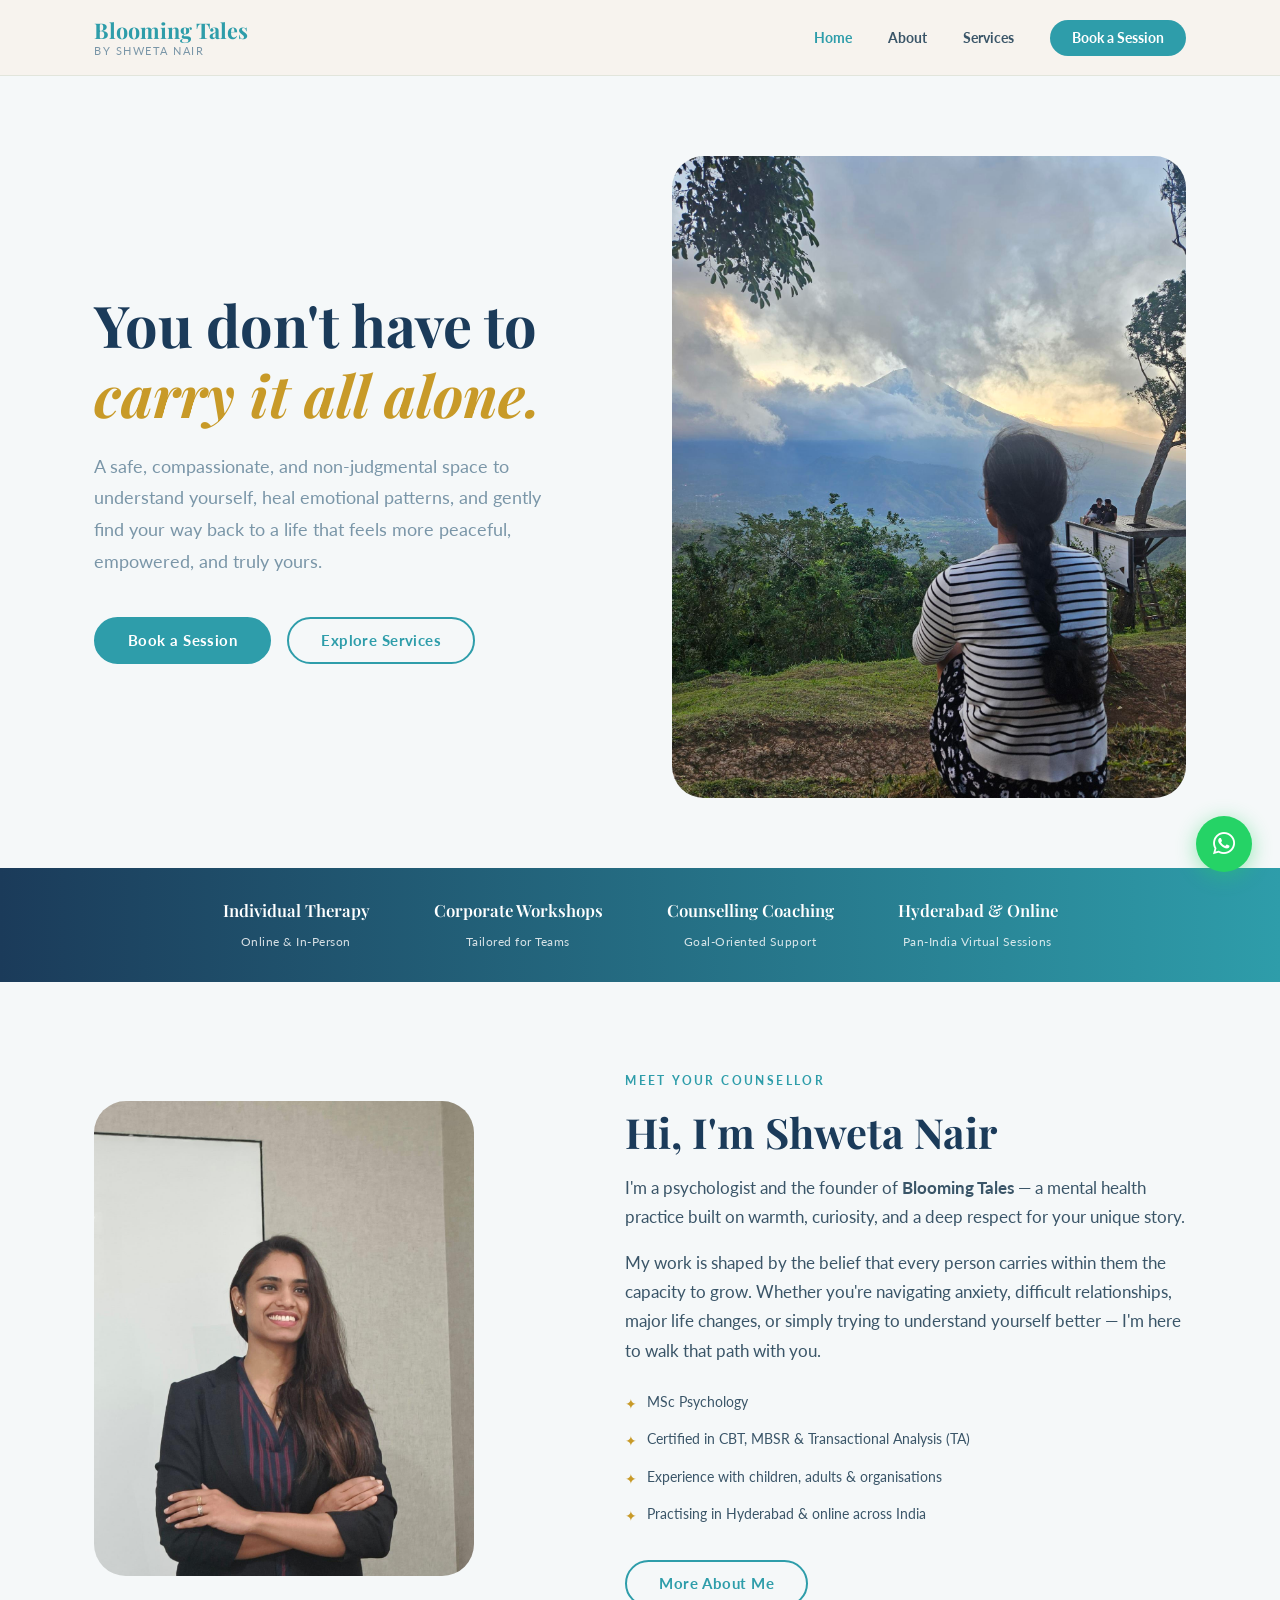
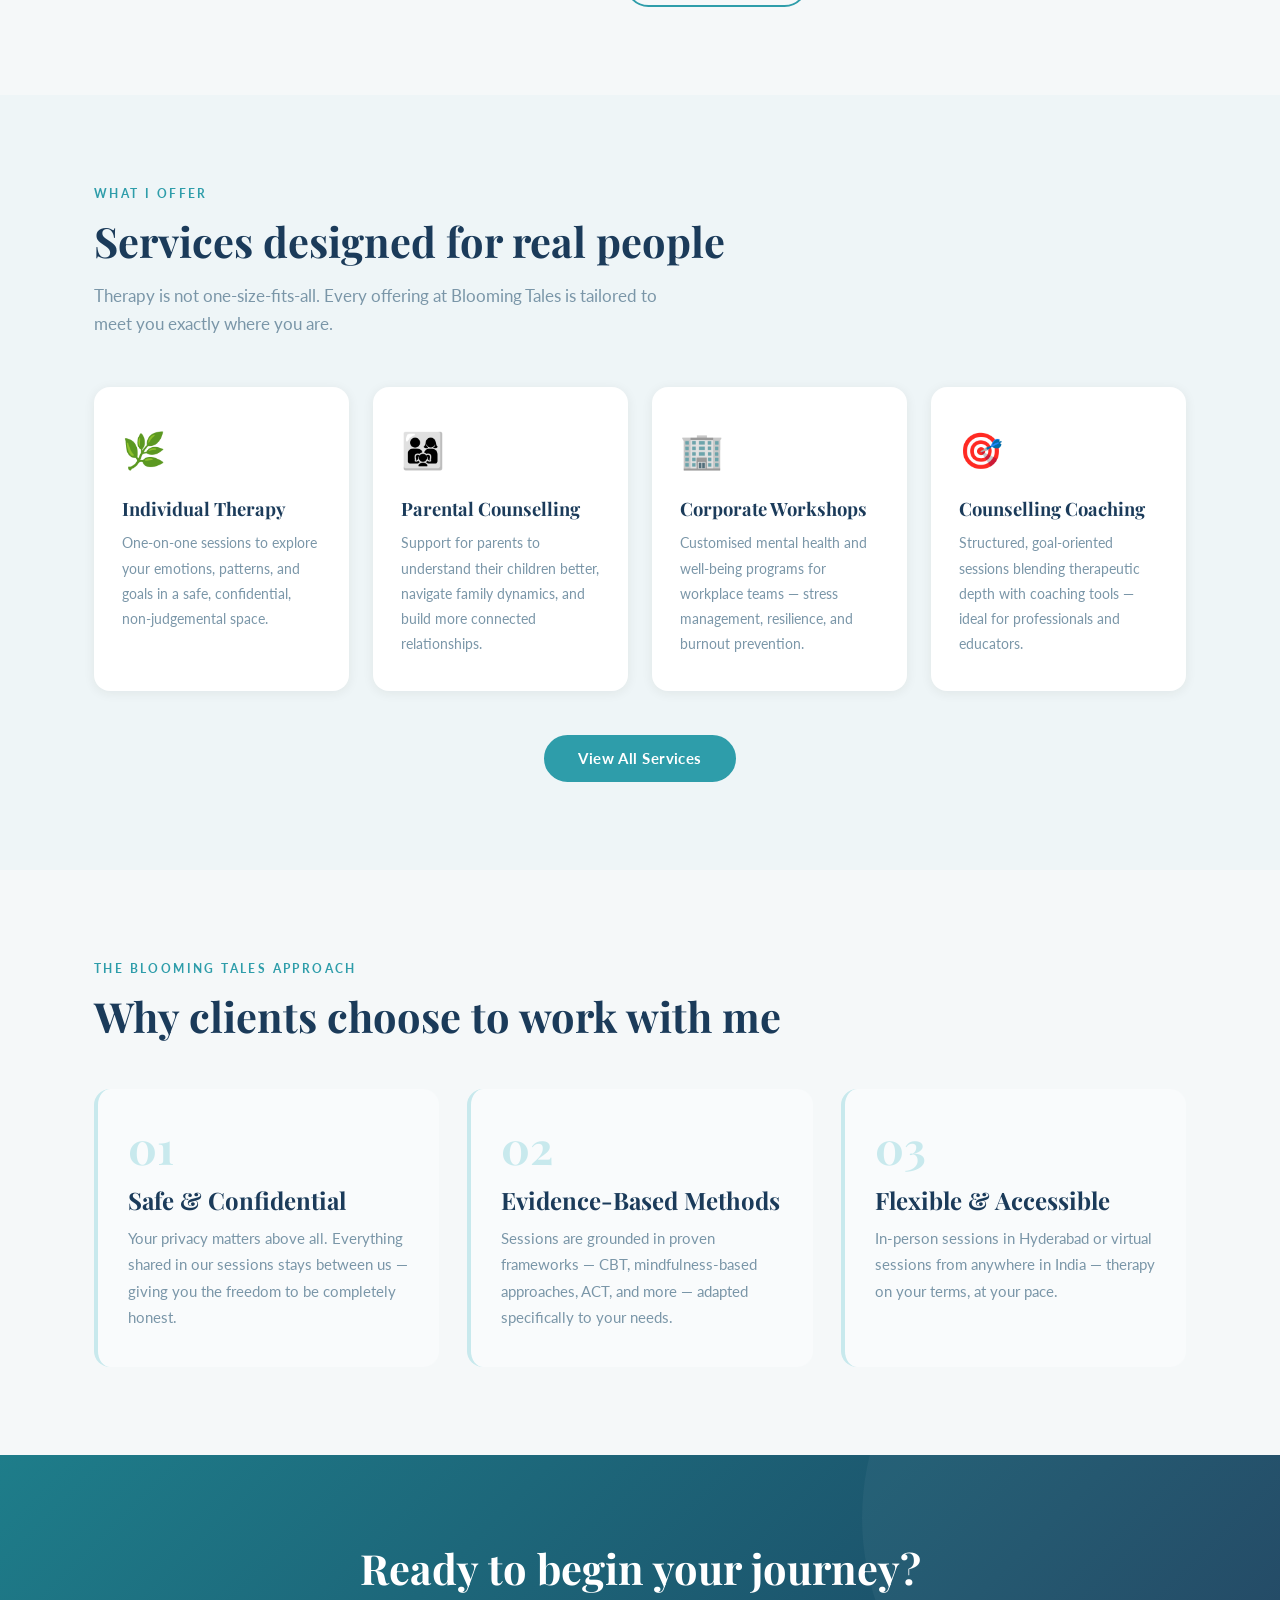
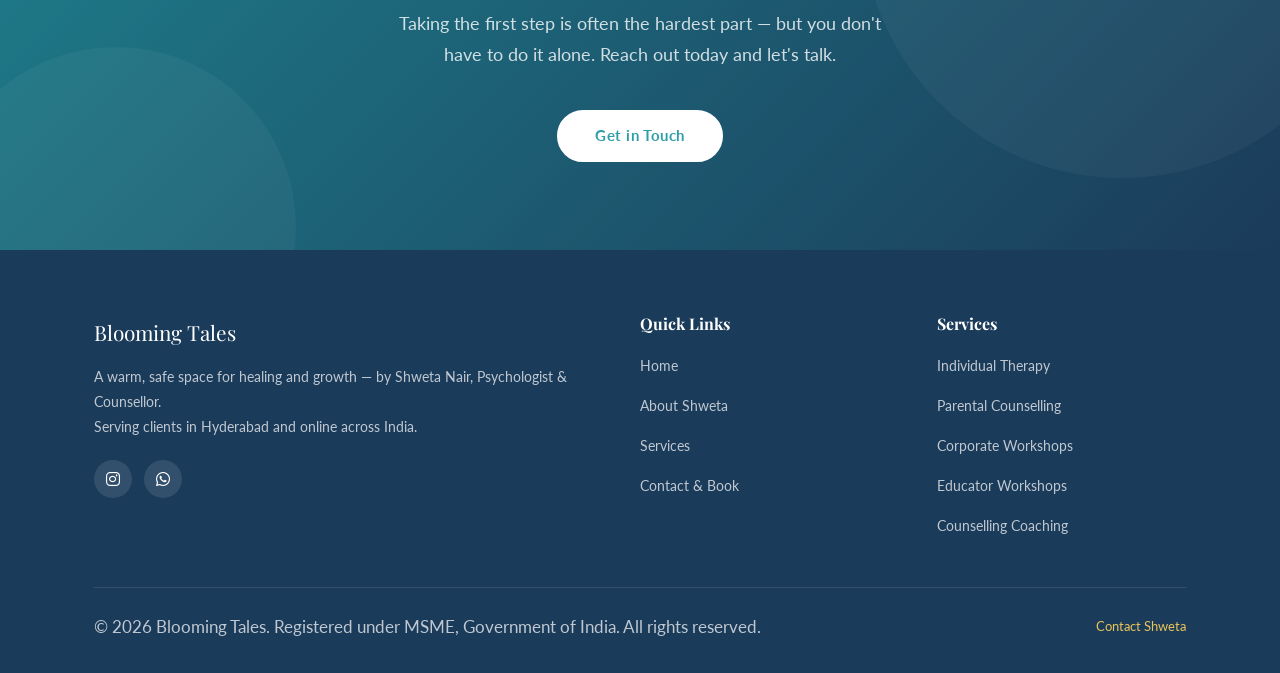
<file: index.html>
<!DOCTYPE html>
<html lang="en">
<head>
  <meta charset="UTF-8" />
  <meta name="viewport" content="width=device-width, initial-scale=1.0" />
  <meta name="description" content="Blooming Tales — Psychological counselling by Shweta Nair. Individual therapy, corporate workshops, and counselling coaching in Hyderabad and online across India." />
  <meta property="og:title" content="Blooming Tales | Shweta Nair — Psychologist &amp; Counsellor" />
  <meta property="og:description" content="You don't have to carry it all alone. A safe, compassionate space for healing and growth with Shweta Nair." />
  <meta property="og:type" content="website" />
  <title>Blooming Tales | Shweta Nair — Psychologist & Counsellor</title>
  <link rel="preconnect" href="https://fonts.googleapis.com" />
  <link rel="preconnect" href="https://fonts.gstatic.com" crossorigin />
  <link href="https://fonts.googleapis.com/css2?family=Playfair+Display:ital,wght@0,400;0,600;0,700;1,400&family=Lato:wght@300;400;700&display=swap" rel="stylesheet" />
  <link rel="stylesheet" href="css/styles.css" />
  <link rel="stylesheet" href="https://cdnjs.cloudflare.com/ajax/libs/font-awesome/6.5.1/css/all.min.css" />
</head>
<body>

  <!-- ========================================================
       NAVBAR
       ======================================================== -->
  <nav class="navbar" role="navigation" aria-label="Main navigation">
    <div class="container">
      <div class="navbar-inner">
        <a href="index.html" class="nav-logo">
          Blooming Tales
          <span>by Shweta Nair</span>
        </a>

        <ul class="nav-links" id="navLinks" role="list">
          <li><a href="index.html" aria-current="page">Home</a></li>
          <li><a href="about.html">About</a></li>
          <li><a href="services.html">Services</a></li>
          <li><a href="contact.html" class="nav-cta">Book a Session</a></li>
        </ul>

        <button class="nav-hamburger" id="hamburger" aria-label="Toggle menu" aria-expanded="false" aria-controls="navLinks">
          <span></span>
          <span></span>
          <span></span>
        </button>
      </div>
    </div>
  </nav>

  <!-- ========================================================
       HERO
       ======================================================== -->
  <section class="hero" aria-label="Welcome">
    <div class="container">
      <div class="hero-inner">

        <div class="hero-content">
          <h1 class="hero-title">
            You don't have to<br />
            <em>carry it all alone.</em>
          </h1>
          <p class="hero-sub">
            A safe, compassionate, and non-judgmental space to understand yourself, heal emotional patterns, and gently find your way back to a life that feels more peaceful, empowered, and truly yours.
          </p>
          <div class="hero-actions">
            <a href="contact.html" class="btn btn-primary">Book a Session</a>
            <a href="services.html" class="btn btn-outline">Explore Services</a>
          </div>
        </div>

        <div class="hero-image">
          <div class="hero-image-wrap">
            <img src="images/hero.jpg" alt="Looking toward the horizon — a journey toward healing" style="object-position: center center;" />
          </div>
        </div>

      </div>
    </div>
  </section>

  <!-- ========================================================
       TRUST BAR
       ======================================================== -->
  <div class="trust-bar" role="complementary" aria-label="Service highlights">
    <div class="container">
      <div class="trust-bar-inner">
        <div class="trust-item">
          <strong>Individual Therapy</strong>
          <span>Online &amp; In-Person</span>
        </div>
        <div class="trust-item">
          <strong>Corporate Workshops</strong>
          <span>Tailored for Teams</span>
        </div>
        <div class="trust-item">
          <strong>Counselling Coaching</strong>
          <span>Goal-Oriented Support</span>
        </div>
        <div class="trust-item">
          <strong>Hyderabad &amp; Online</strong>
          <span>Pan-India Virtual Sessions</span>
        </div>
      </div>
    </div>
  </div>

  <!-- ========================================================
       ABOUT TEASER
       ======================================================== -->
  <section class="section about-teaser" aria-labelledby="about-heading">
    <div class="container">
      <div class="about-inner">

        <div class="about-photo" role="img" aria-label="Shweta Nair photo">
          <img src="images/about.jpg" alt="Shweta Nair, Psychologist and Counsellor" />
        </div>

        <div class="about-text">
          <p class="section-label">Meet your counsellor</p>
          <h2 class="section-title" id="about-heading">Hi, I'm Shweta Nair</h2>
          <p>
            I'm a psychologist and the founder of <strong>Blooming Tales</strong> — a mental health practice built on warmth, curiosity, and a deep respect for your unique story.
          </p>
          <p>
            My work is shaped by the belief that every person carries within them the capacity to grow. Whether you're navigating anxiety, difficult relationships, major life changes, or simply trying to understand yourself better — I'm here to walk that path with you.
          </p>
          <div class="about-credentials">
            <div class="credential-item">MSc Psychology</div>
            <div class="credential-item">Certified in CBT, MBSR &amp; Transactional Analysis (TA)</div>
            <div class="credential-item">Experience with children, adults &amp; organisations</div>
            <div class="credential-item">Practising in Hyderabad &amp; online across India</div>
          </div>
          <a href="about.html" class="btn btn-outline">More About Me</a>
        </div>

      </div>
    </div>
  </section>

  <!-- ========================================================
       SERVICES OVERVIEW
       ======================================================== -->
  <section class="section services-overview" aria-labelledby="services-heading">
    <div class="container">
      <p class="section-label">What I offer</p>
      <h2 class="section-title" id="services-heading">Services designed for real people</h2>
      <p class="section-subtitle">
        Therapy is not one-size-fits-all. Every offering at Blooming Tales is tailored to meet you exactly where you are.
      </p>

      <div class="services-grid">

        <article class="service-card">
          <div class="service-icon">🌿</div>
          <h3>Individual Therapy</h3>
          <p>One-on-one sessions to explore your emotions, patterns, and goals in a safe, confidential, non-judgemental space.</p>
        </article>

        <article class="service-card">
          <div class="service-icon">👨‍👩‍👧</div>
          <h3>Parental Counselling</h3>
          <p>Support for parents to understand their children better, navigate family dynamics, and build more connected relationships.</p>
        </article>

        <article class="service-card">
          <div class="service-icon">🏢</div>
          <h3>Corporate Workshops</h3>
          <p>Customised mental health and well-being programs for workplace teams — stress management, resilience, and burnout prevention.</p>
        </article>

        <article class="service-card">
          <div class="service-icon">🎯</div>
          <h3>Counselling Coaching</h3>
          <p>Structured, goal-oriented sessions blending therapeutic depth with coaching tools — ideal for professionals and educators.</p>
        </article>

      </div>

      <div class="services-cta">
        <a href="services.html" class="btn btn-primary">View All Services</a>
      </div>
    </div>
  </section>

  <!-- ========================================================
       WHY BLOOMING TALES
       ======================================================== -->
  <section class="section why-section" aria-labelledby="why-heading">
    <div class="container">
      <p class="section-label">The Blooming Tales approach</p>
      <h2 class="section-title" id="why-heading">Why clients choose to work with me</h2>

      <div class="why-grid">

        <div class="why-card">
          <div class="why-number">01</div>
          <h3>Safe &amp; Confidential</h3>
          <p>Your privacy matters above all. Everything shared in our sessions stays between us — giving you the freedom to be completely honest.</p>
        </div>

        <div class="why-card">
          <div class="why-number">02</div>
          <h3>Evidence-Based Methods</h3>
          <p>Sessions are grounded in proven frameworks — CBT, mindfulness-based approaches, ACT, and more — adapted specifically to your needs.</p>
        </div>

        <div class="why-card">
          <div class="why-number">03</div>
          <h3>Flexible &amp; Accessible</h3>
          <p>In-person sessions in Hyderabad or virtual sessions from anywhere in India — therapy on your terms, at your pace.</p>
        </div>

      </div>
    </div>
  </section>

  <!-- ========================================================
       CTA BANNER
       ======================================================== -->
  <section class="cta-banner" aria-labelledby="cta-heading">
    <div class="container">
      <h2 id="cta-heading">Ready to begin your journey?</h2>
      <p>Taking the first step is often the hardest part — but you don't have to do it alone. Reach out today and let's talk.</p>
      <a href="contact.html" class="btn btn-white">Get in Touch</a>
    </div>
  </section>

  <!-- ========================================================
       FOOTER
       ======================================================== -->
  <footer class="footer" role="contentinfo">
    <div class="container">
      <div class="footer-grid">

        <div class="footer-brand">
          <div class="footer-logo">Blooming Tales</div>
          <p>
            A warm, safe space for healing and growth — by Shweta Nair, Psychologist &amp; Counsellor.<br />
            Serving clients in Hyderabad and online across India.
          </p>
          <div class="social-links">
            <a href="https://www.instagram.com/bloomingtales_counselling"
               target="_blank"
               rel="noopener noreferrer"
               class="social-link"
               aria-label="Follow Blooming Tales on Instagram">
              <i class="fab fa-instagram" aria-hidden="true"></i>
            </a>
            <a href="https://wa.me/918939050599"
               target="_blank"
               rel="noopener noreferrer"
               class="social-link social-link--whatsapp"
               aria-label="Chat with Blooming Tales on WhatsApp">
              <i class="fab fa-whatsapp" aria-hidden="true"></i>
            </a>
          </div>
        </div>

        <div class="footer-col">
          <h4>Quick Links</h4>
          <ul>
            <li><a href="index.html">Home</a></li>
            <li><a href="about.html">About Shweta</a></li>
            <li><a href="services.html">Services</a></li>
            <li><a href="contact.html">Contact &amp; Book</a></li>
          </ul>
        </div>

        <div class="footer-col">
          <h4>Services</h4>
          <ul>
            <li><a href="services.html#individual">Individual Therapy</a></li>
            <li><a href="services.html#parental">Parental Counselling</a></li>
            <li><a href="services.html#corporate">Corporate Workshops</a></li>
            <li><a href="services.html#teachers">Educator Workshops</a></li>
            <li><a href="services.html#coaching">Counselling Coaching</a></li>
          </ul>
        </div>

      </div>

      <div class="footer-bottom">
        <p>© 2026 Blooming Tales. Registered under MSME, Government of India. All rights reserved.</p>
        <a href="contact.html">Contact Shweta</a>
      </div>
    </div>
  </footer>

  <a href="https://wa.me/918939050599"
     target="_blank"
     rel="noopener noreferrer"
     class="whatsapp-float"
     aria-label="Chat with Shweta on WhatsApp">
    <i class="fab fa-whatsapp" aria-hidden="true"></i>
  </a>

  <script src="js/main.js"></script>
</body>
</html>
</file>
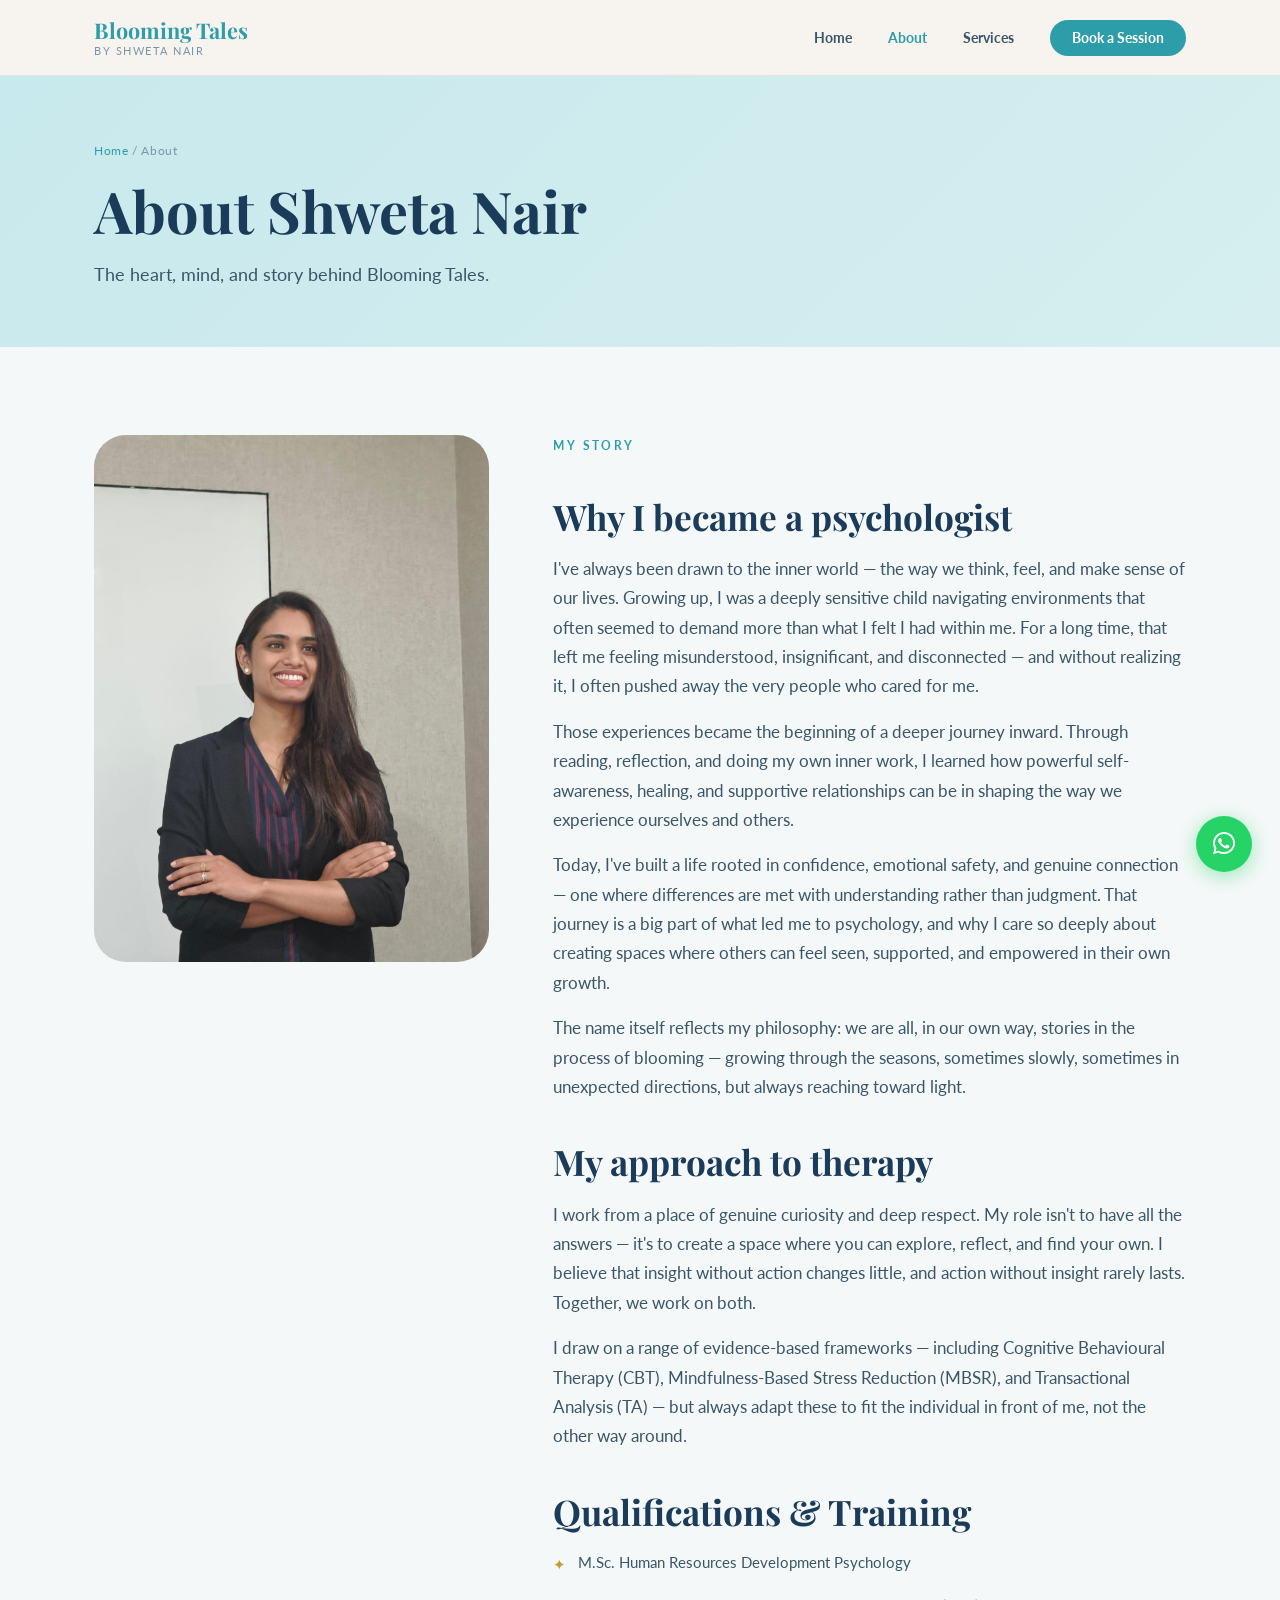
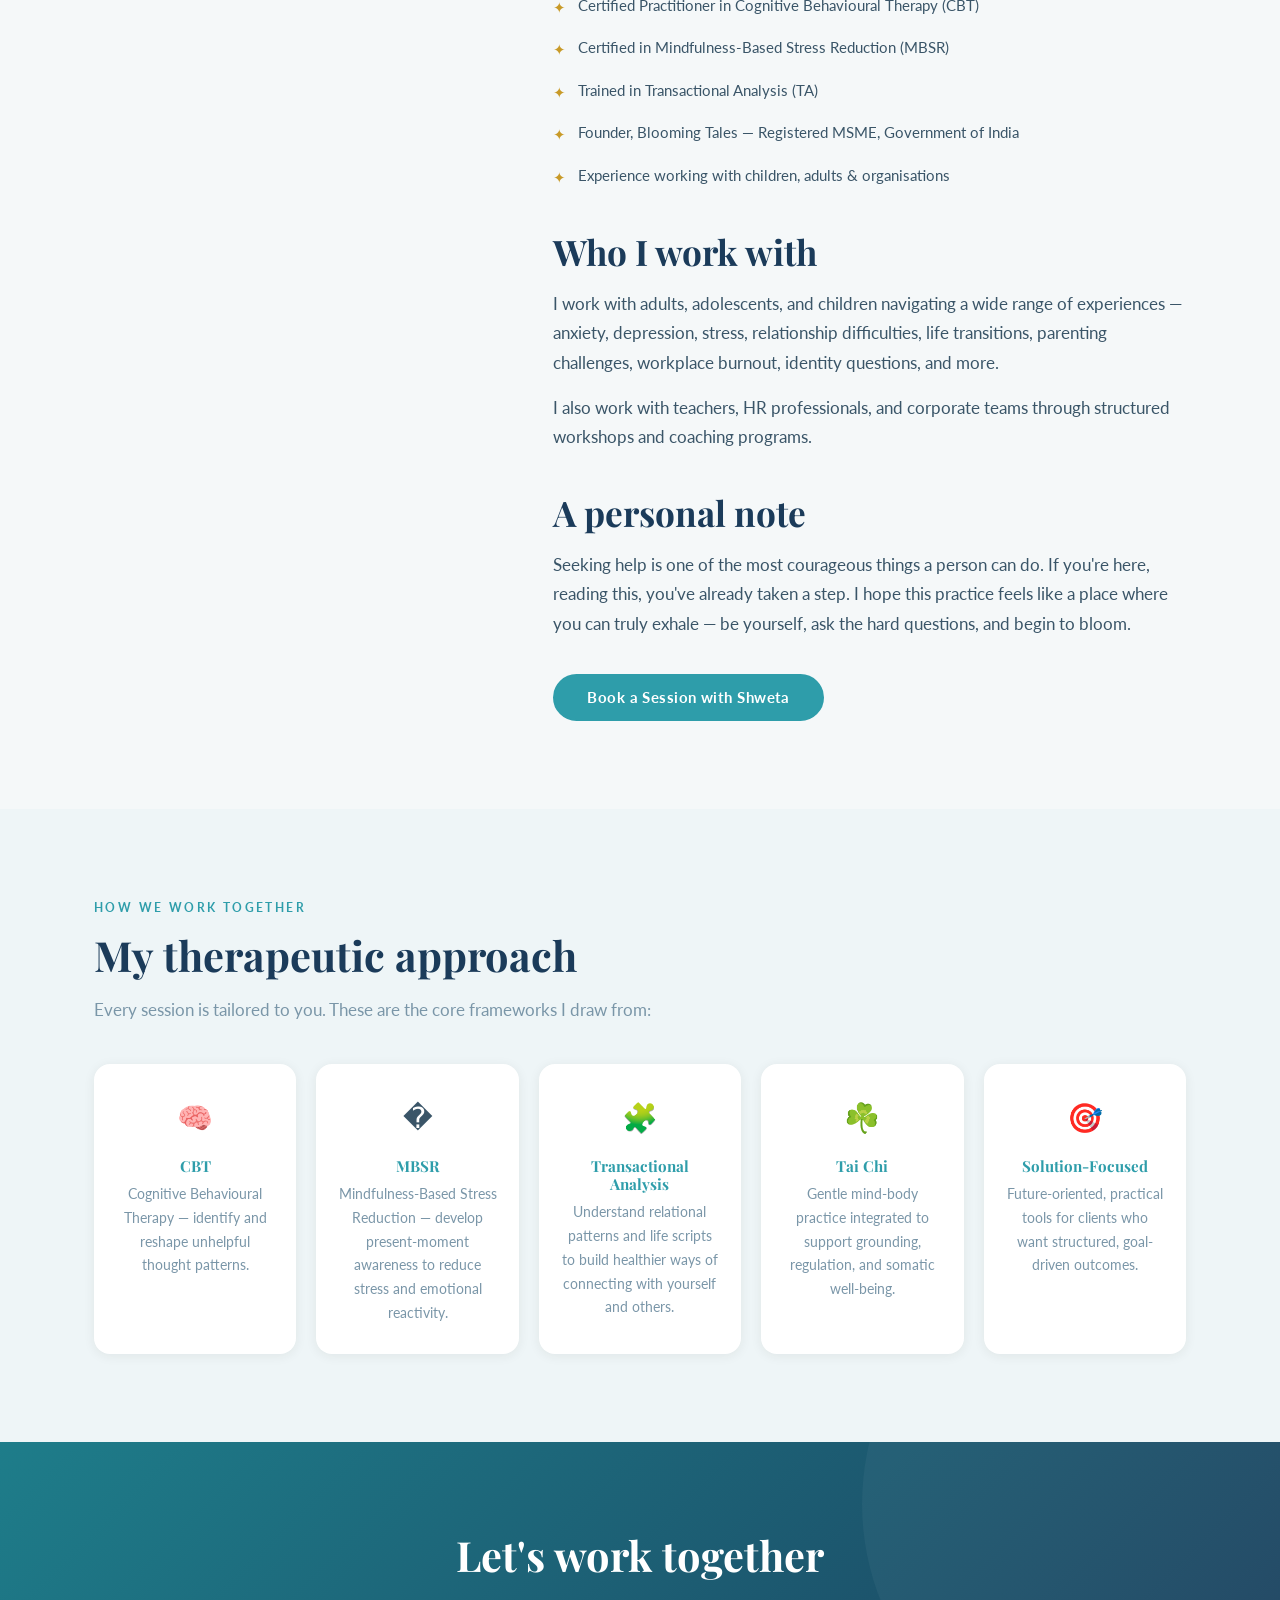
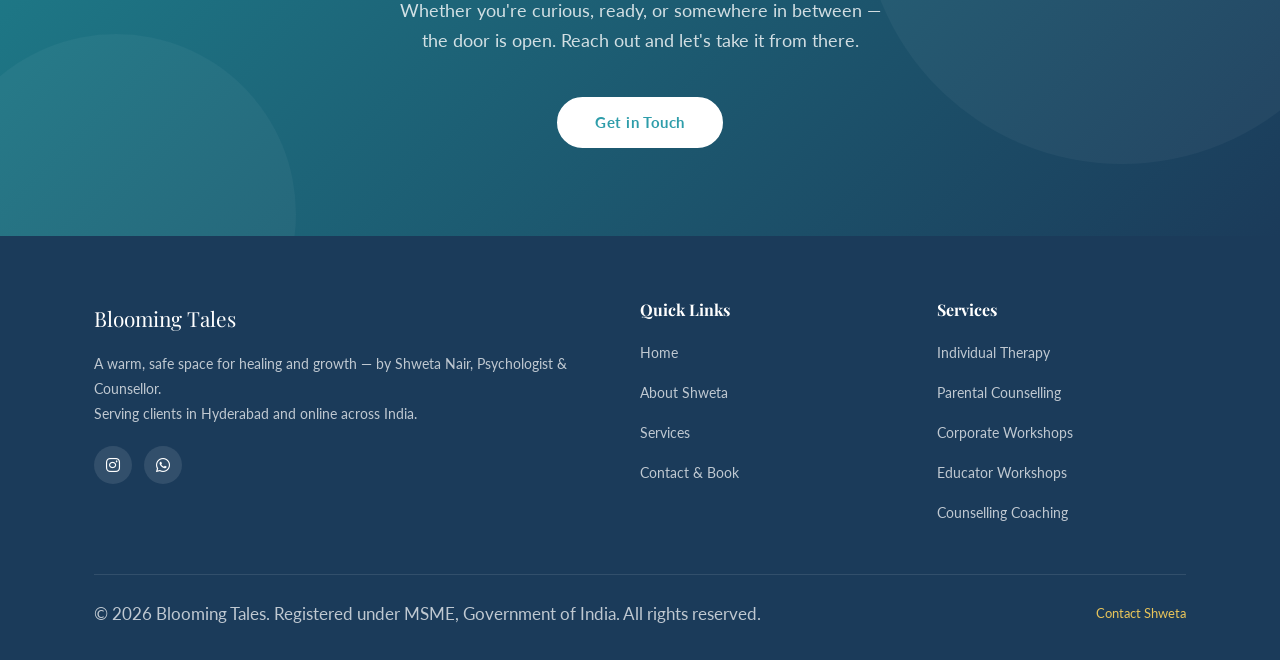
<file: about.html>
<!DOCTYPE html>
<html lang="en">
<head>
  <meta charset="UTF-8" />
  <meta name="viewport" content="width=device-width, initial-scale=1.0" />
  <meta name="description" content="Meet Shweta Nair — the psychologist and founder behind Blooming Tales. Her approach, qualifications, and story." />
  <title>About Shweta Nair | Blooming Tales</title>
  <link rel="preconnect" href="https://fonts.googleapis.com" />
  <link rel="preconnect" href="https://fonts.gstatic.com" crossorigin />
  <link href="https://fonts.googleapis.com/css2?family=Playfair+Display:ital,wght@0,400;0,600;0,700;1,400&family=Lato:wght@300;400;700&display=swap" rel="stylesheet" />
  <link rel="stylesheet" href="css/styles.css" />
  <link rel="stylesheet" href="https://cdnjs.cloudflare.com/ajax/libs/font-awesome/6.5.1/css/all.min.css" />
</head>
<body>

  <!-- ========================================================
       NAVBAR
       ======================================================== -->
  <nav class="navbar" role="navigation" aria-label="Main navigation">
    <div class="container">
      <div class="navbar-inner">
        <a href="index.html" class="nav-logo">
          Blooming Tales
          <span>by Shweta Nair</span>
        </a>

        <ul class="nav-links" id="navLinks" role="list">
          <li><a href="index.html">Home</a></li>
          <li><a href="about.html" aria-current="page">About</a></li>
          <li><a href="services.html">Services</a></li>
          <li><a href="contact.html" class="nav-cta">Book a Session</a></li>
        </ul>

        <button class="nav-hamburger" id="hamburger" aria-label="Toggle menu" aria-expanded="false" aria-controls="navLinks">
          <span></span>
          <span></span>
          <span></span>
        </button>
      </div>
    </div>
  </nav>

  <!-- ========================================================
       PAGE HERO
       ======================================================== -->
  <section class="page-hero" aria-labelledby="page-title">
    <div class="container">
      <div class="breadcrumb" aria-label="Breadcrumb">
        <a href="index.html">Home</a>
        <span> / About</span>
      </div>
      <h1 id="page-title">About Shweta Nair</h1>
      <p>The heart, mind, and story behind Blooming Tales.</p>
    </div>
  </section>

  <!-- ========================================================
       ABOUT — MAIN CONTENT
       ======================================================== -->
  <section class="section about-full-section" aria-labelledby="about-main-heading">
    <div class="container">
      <div class="about-full-grid">

        <!-- Sticky photo column -->
        <div class="about-full-photo" role="img" aria-label="Shweta Nair">
          <img src="images/about.jpg" alt="Shweta Nair, Psychologist and founder of Blooming Tales" />
        </div>

        <!-- Content column -->
        <div class="about-content">

          <p class="section-label">My story</p>
          <h2 id="about-main-heading">Why I became a psychologist</h2>
          <p>
            I've always been drawn to the inner world — the way we think, feel, and make sense of our lives. Growing up, I was a deeply sensitive child navigating environments that often seemed to demand more than what I felt I had within me. For a long time, that left me feeling misunderstood, insignificant, and disconnected — and without realizing it, I often pushed away the very people who cared for me.
          </p>
          <p>
            Those experiences became the beginning of a deeper journey inward. Through reading, reflection, and doing my own inner work, I learned how powerful self-awareness, healing, and supportive relationships can be in shaping the way we experience ourselves and others.
          </p>
          <p>
            Today, I've built a life rooted in confidence, emotional safety, and genuine connection — one where differences are met with understanding rather than judgment. That journey is a big part of what led me to psychology, and why I care so deeply about creating spaces where others can feel seen, supported, and empowered in their own growth.
          </p>
          <p>
            The name itself reflects my philosophy: we are all, in our own way, stories in the process of blooming — growing through the seasons, sometimes slowly, sometimes in unexpected directions, but always reaching toward light.
          </p>

          <h2>My approach to therapy</h2>
          <p>
            I work from a place of genuine curiosity and deep respect. My role isn't to have all the answers — it's to create a space where you can explore, reflect, and find your own. I believe that insight without action changes little, and action without insight rarely lasts. Together, we work on both.
          </p>
          <p>
            I draw on a range of evidence-based frameworks — including Cognitive Behavioural Therapy (CBT), Mindfulness-Based Stress Reduction (MBSR), and Transactional Analysis (TA) — but always adapt these to fit the individual in front of me, not the other way around.
          </p>

          <h2>Qualifications &amp; Training</h2>
          <ul class="credentials-list" role="list">
            <li>M.Sc. Human Resources Development Psychology</li>
            <li>Certified Practitioner in Cognitive Behavioural Therapy (CBT)</li>
            <li>Certified in Mindfulness-Based Stress Reduction (MBSR)</li>
            <li>Trained in Transactional Analysis (TA)</li>
            <li>Founder, Blooming Tales — Registered MSME, Government of India</li>
            <li>Experience working with children, adults &amp; organisations</li>
            <!-- TO UPDATE: Add university name, registration body (e.g. RCI), and years of experience when ready -->
          </ul>

          <h2>Who I work with</h2>
          <p>
            I work with adults, adolescents, and children navigating a wide range of experiences — anxiety, depression, stress, relationship difficulties, life transitions, parenting challenges, workplace burnout, identity questions, and more.
          </p>
          <p>
            I also work with teachers, HR professionals, and corporate teams through structured workshops and coaching programs.
          </p>

          <h2>A personal note</h2>
          <p>
            Seeking help is one of the most courageous things a person can do. If you're here, reading this, you've already taken a step. I hope this practice feels like a place where you can truly exhale — be yourself, ask the hard questions, and begin to bloom.
          </p>

          <div style="margin-top: 36px;">
            <a href="contact.html" class="btn btn-primary">Book a Session with Shweta</a>
          </div>

        </div>
      </div>
    </div>
  </section>

  <!-- ========================================================
       THERAPEUTIC APPROACH CARDS
       ======================================================== -->
  <section class="section approach-section" aria-labelledby="approach-heading">
    <div class="container">
      <p class="section-label">How we work together</p>
      <h2 class="section-title" id="approach-heading">My therapeutic approach</h2>
      <p class="section-subtitle">
        Every session is tailored to you. These are the core frameworks I draw from:
      </p>

      <div class="approach-grid">

        <div class="approach-card">
          <div class="icon">🧠</div>
          <h4>CBT</h4>
          <p>Cognitive Behavioural Therapy — identify and reshape unhelpful thought patterns.</p>
        </div>

        <div class="approach-card">
          <div class="icon">�</div>
          <h4>MBSR</h4>
          <p>Mindfulness-Based Stress Reduction — develop present-moment awareness to reduce stress and emotional reactivity.</p>
        </div>

        <div class="approach-card">
          <div class="icon">🧩</div>
          <h4>Transactional Analysis</h4>
          <p>Understand relational patterns and life scripts to build healthier ways of connecting with yourself and others.</p>
        </div>

        <div class="approach-card">
          <div class="icon">☘️</div>
          <h4>Tai Chi</h4>
          <p>Gentle mind-body practice integrated to support grounding, regulation, and somatic well-being.</p>
        </div>

        <div class="approach-card">
          <div class="icon">🎯</div>
          <h4>Solution-Focused</h4>
          <p>Future-oriented, practical tools for clients who want structured, goal-driven outcomes.</p>
        </div>

      </div>
    </div>
  </section>

  <!-- ========================================================
       CTA BANNER
       ======================================================== -->
  <section class="cta-banner" aria-labelledby="cta-heading">
    <div class="container">
      <h2 id="cta-heading">Let's work together</h2>
      <p>Whether you're curious, ready, or somewhere in between — the door is open. Reach out and let's take it from there.</p>
      <a href="contact.html" class="btn btn-white">Get in Touch</a>
    </div>
  </section>

  <!-- ========================================================
       FOOTER
       ======================================================== -->
  <footer class="footer" role="contentinfo">
    <div class="container">
      <div class="footer-grid">
        <div class="footer-brand">
          <div class="footer-logo">Blooming Tales</div>
          <p>
            A warm, safe space for healing and growth — by Shweta Nair, Psychologist &amp; Counsellor.<br />
            Serving clients in Hyderabad and online across India.
          </p>
          <div class="social-links">
            <a href="https://www.instagram.com/bloomingtales_counselling"
               target="_blank"
               rel="noopener noreferrer"
               class="social-link"
               aria-label="Follow Blooming Tales on Instagram">
              <i class="fab fa-instagram" aria-hidden="true"></i>
            </a>
            <a href="https://wa.me/918939050599"
               target="_blank"
               rel="noopener noreferrer"
               class="social-link social-link--whatsapp"
               aria-label="Chat with Blooming Tales on WhatsApp">
              <i class="fab fa-whatsapp" aria-hidden="true"></i>
            </a>
          </div>
        </div>
        <div class="footer-col">
          <h4>Quick Links</h4>
          <ul>
            <li><a href="index.html">Home</a></li>
            <li><a href="about.html">About Shweta</a></li>
            <li><a href="services.html">Services</a></li>
            <li><a href="contact.html">Contact &amp; Book</a></li>
          </ul>
        </div>
        <div class="footer-col">
          <h4>Services</h4>
          <ul>
            <li><a href="services.html#individual">Individual Therapy</a></li>
            <li><a href="services.html#parental">Parental Counselling</a></li>
            <li><a href="services.html#corporate">Corporate Workshops</a></li>
            <li><a href="services.html#teachers">Educator Workshops</a></li>
            <li><a href="services.html#coaching">Counselling Coaching</a></li>
          </ul>
        </div>
      </div>
      <div class="footer-bottom">
        <p>© 2026 Blooming Tales. Registered under MSME, Government of India. All rights reserved.</p>
        <a href="contact.html">Contact Shweta</a>
      </div>
    </div>
  </footer>

  <a href="https://wa.me/918939050599"
     target="_blank"
     rel="noopener noreferrer"
     class="whatsapp-float"
     aria-label="Chat with Shweta on WhatsApp">
    <i class="fab fa-whatsapp" aria-hidden="true"></i>
  </a>

  <script src="js/main.js"></script>
</body>
</html>
</file>
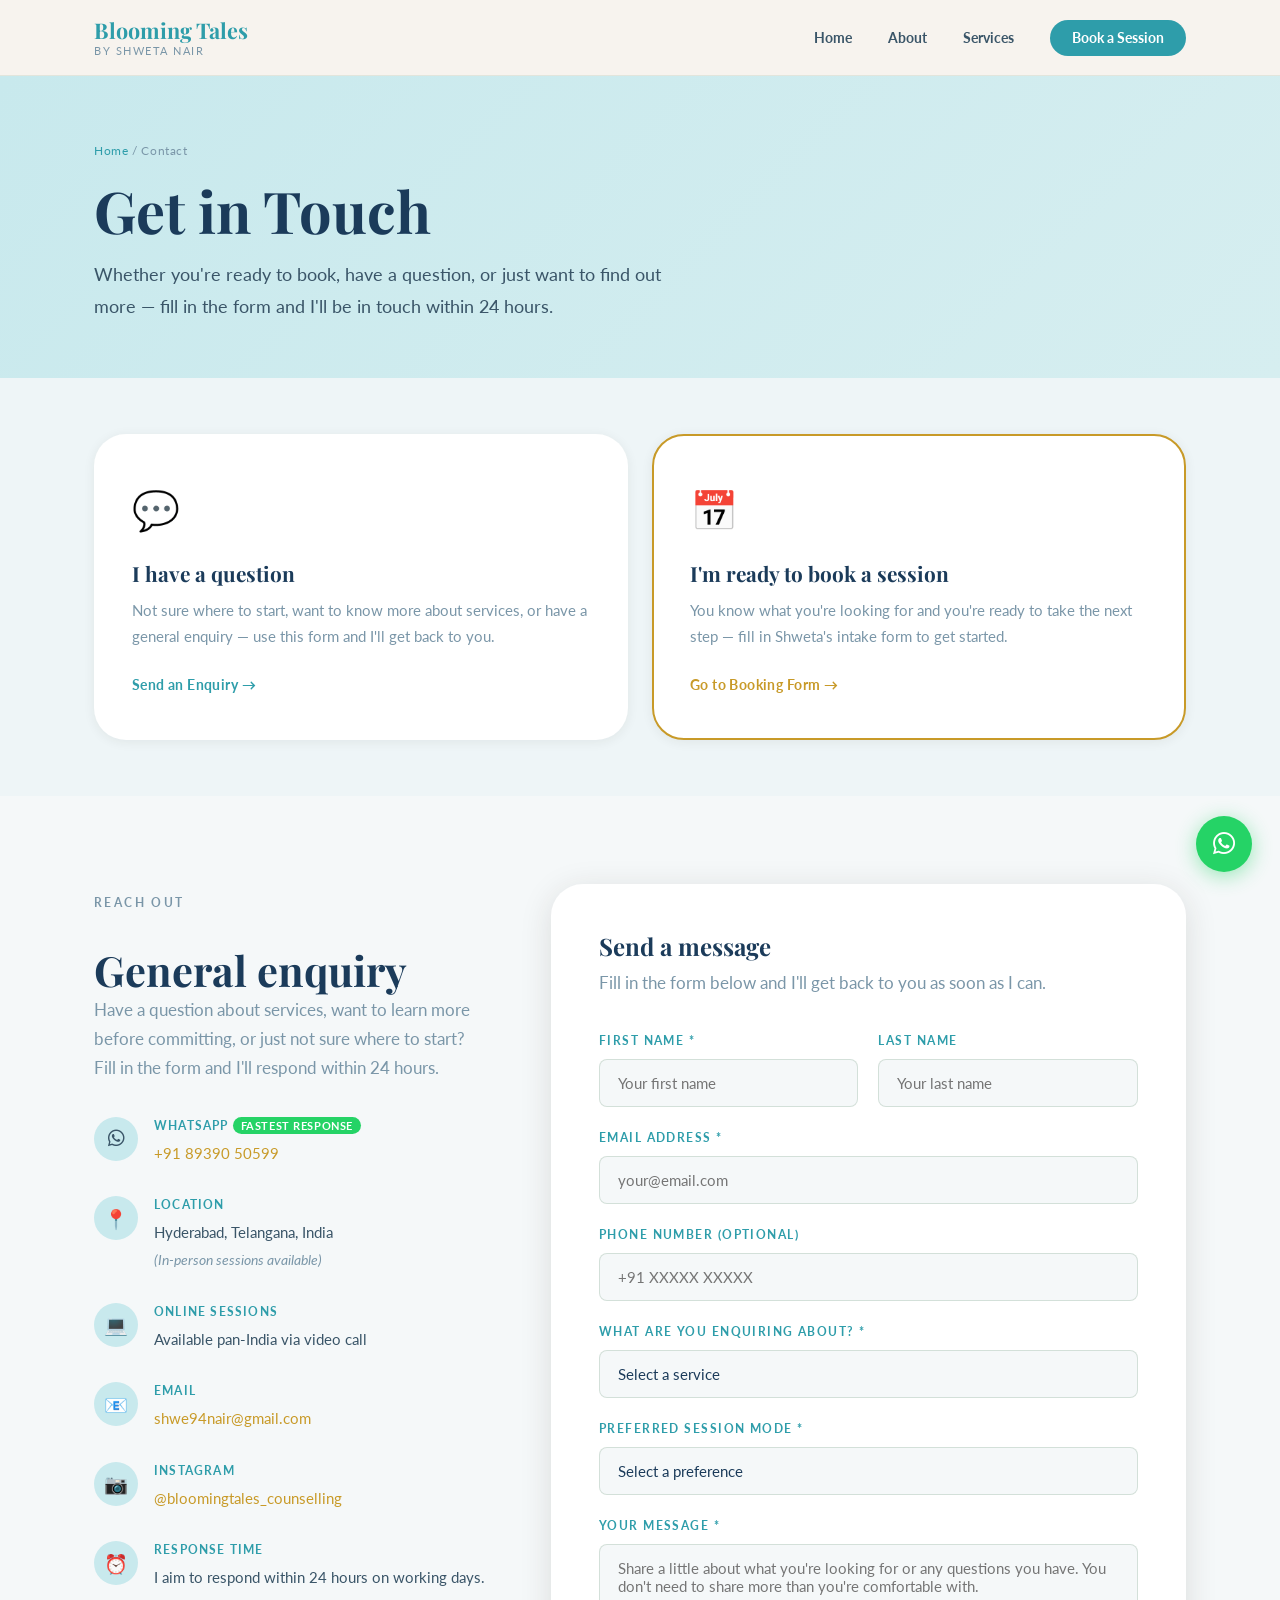
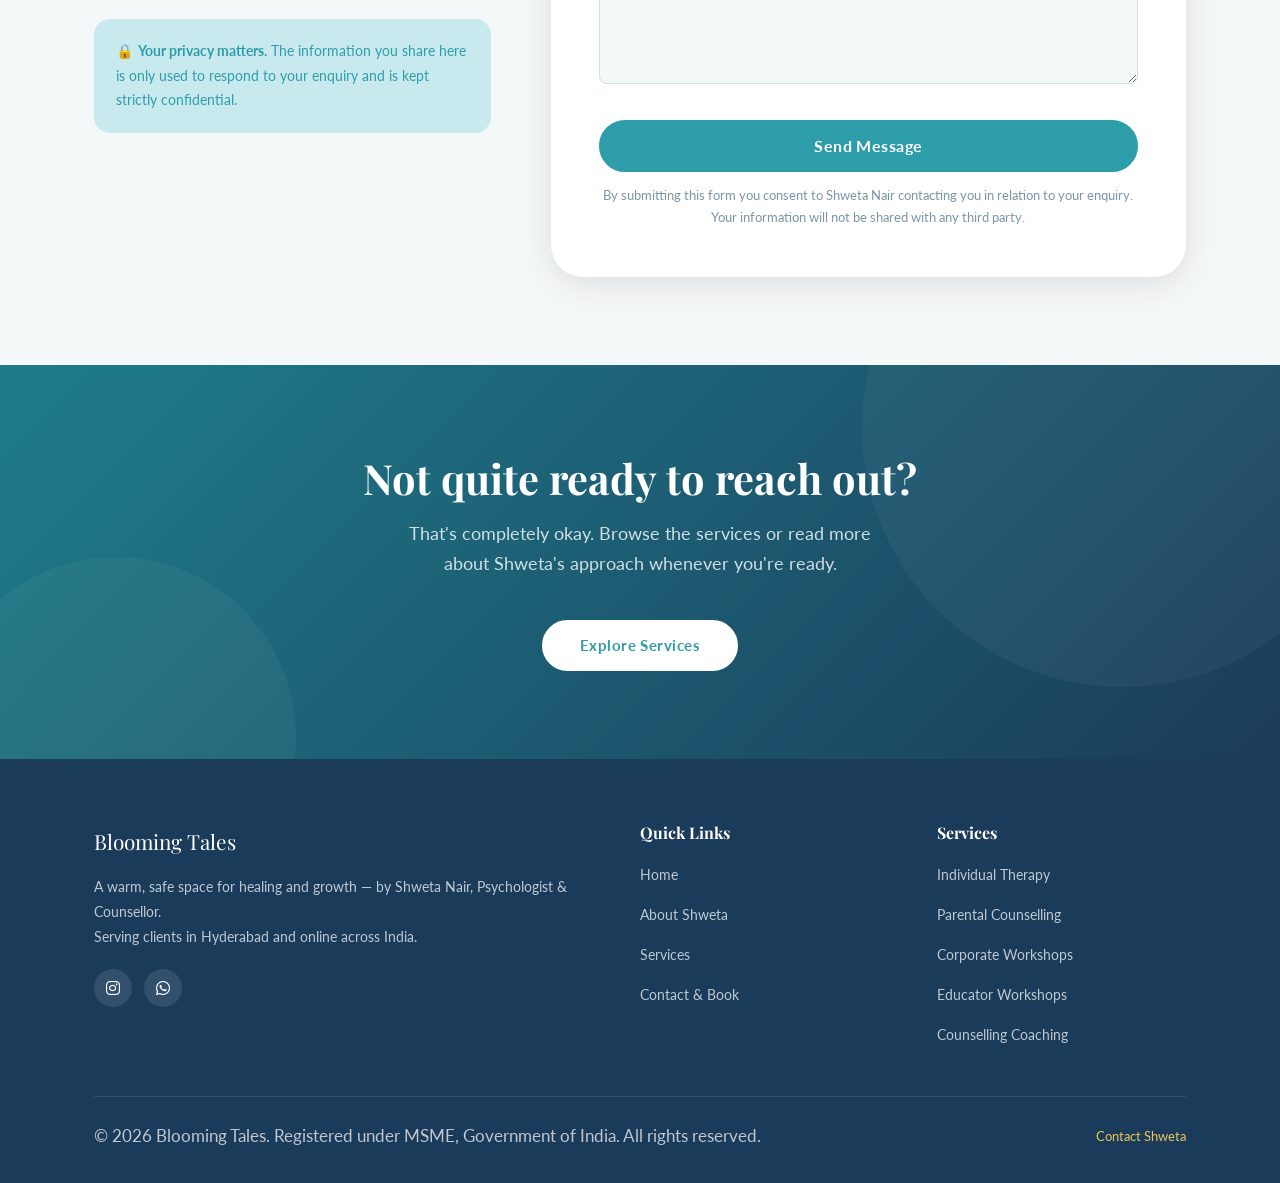
<file: contact.html>
<!DOCTYPE html>
<html lang="en">
<head>
  <meta charset="UTF-8" />
  <meta name="viewport" content="width=device-width, initial-scale=1.0" />
  <meta name="description" content="Get in touch with Shweta Nair — book a session, ask a question, or enquire about workshops. Blooming Tales, Hyderabad." />
  <title>Contact & Book a Session | Blooming Tales</title>
  <link rel="preconnect" href="https://fonts.googleapis.com" />
  <link rel="preconnect" href="https://fonts.gstatic.com" crossorigin />
  <link href="https://fonts.googleapis.com/css2?family=Playfair+Display:ital,wght@0,400;0,600;0,700;1,400&family=Lato:wght@300;400;700&display=swap" rel="stylesheet" />
  <link rel="stylesheet" href="css/styles.css" />
  <link rel="stylesheet" href="https://cdnjs.cloudflare.com/ajax/libs/font-awesome/6.5.1/css/all.min.css" />
</head>
<body>

  <!-- ========================================================
       NAVBAR
       ======================================================== -->
  <nav class="navbar" role="navigation" aria-label="Main navigation">
    <div class="container">
      <div class="navbar-inner">
        <a href="index.html" class="nav-logo">
          Blooming Tales
          <span>by Shweta Nair</span>
        </a>

        <ul class="nav-links" id="navLinks" role="list">
          <li><a href="index.html">Home</a></li>
          <li><a href="about.html">About</a></li>
          <li><a href="services.html">Services</a></li>
          <li><a href="contact.html" class="nav-cta" aria-current="page">Book a Session</a></li>
        </ul>

        <button class="nav-hamburger" id="hamburger" aria-label="Toggle menu" aria-expanded="false" aria-controls="navLinks">
          <span></span>
          <span></span>
          <span></span>
        </button>
      </div>
    </div>
  </nav>

  <!-- ========================================================
       PAGE HERO
       ======================================================== -->
  <section class="page-hero" aria-labelledby="page-title">
    <div class="container">
      <div class="breadcrumb" aria-label="Breadcrumb">
        <a href="index.html">Home</a>
        <span> / Contact</span>
      </div>
      <h1 id="page-title">Get in Touch</h1>
      <p>
        Whether you're ready to book, have a question, or just want to find out more — fill in the form and I'll be in touch within 24 hours.
      </p>
    </div>
  </section>

  <!-- ========================================================
       TWO-PATH CHOOSER
       ======================================================== -->
  <section class="path-chooser" aria-label="Choose how to connect">
    <div class="container">
      <div class="path-grid">

        <a href="#enquiry-form" class="path-card">
          <div class="path-icon" aria-hidden="true">💬</div>
          <h3>I have a question</h3>
          <p>Not sure where to start, want to know more about services, or have a general enquiry — use this form and I'll get back to you.</p>
          <span class="path-cta">Send an Enquiry →</span>
        </a>

        <a href="https://docs.google.com/forms/d/e/1FAIpQLScAinOhk2HFGl1gIRz5uRO15BgBNMU7h12rt-3eHSz0hQIXQg/viewform?usp=publish-editor"
           target="_blank"
           rel="noopener noreferrer"
           class="path-card path-card--accent">
          <div class="path-icon" aria-hidden="true">📅</div>
          <h3>I'm ready to book a session</h3>
          <p>You know what you're looking for and you're ready to take the next step — fill in Shweta's intake form to get started.</p>
          <span class="path-cta">Go to Booking Form →</span>
        </a>

      </div>
    </div>
  </section>

  <!-- ========================================================
       CONTACT LAYOUT
       ======================================================== -->
  <section class="section contact-section" id="enquiry-form" aria-labelledby="contact-main-heading">
    <div class="container">
      <div class="contact-layout">

        <!-- ── Left column: Info ──────────────────────────── -->
        <div class="contact-info-block">
          <p class="section-label">Reach out</p>
          <h2 id="contact-main-heading">General enquiry</h2>
          <p>
            Have a question about services, want to learn more before committing, or just not sure where to start? Fill in the form and I'll respond within 24 hours.
          </p>

          <div class="contact-info-item">
            <div class="contact-info-icon" aria-hidden="true"><i class="fab fa-whatsapp"></i></div>
            <div class="contact-info-text">
              <strong>WhatsApp <span style="font-size:0.7rem;background:#25D366;color:#fff;padding:2px 8px;border-radius:20px;letter-spacing:0.05em;">Fastest response</span></strong>
              <p><a href="https://wa.me/918939050599" target="_blank" rel="noopener noreferrer">+91 89390 50599</a></p>
            </div>
          </div>

          <div class="contact-info-item">
            <div class="contact-info-icon" aria-hidden="true">📍</div>
            <div class="contact-info-text">
              <strong>Location</strong>
              <p>Hyderabad, Telangana, India<br />
              <em style="font-size: 0.85rem; color: var(--color-brown-light);">(In-person sessions available)</em></p>
            </div>
          </div>

          <div class="contact-info-item">
            <div class="contact-info-icon" aria-hidden="true">💻</div>
            <div class="contact-info-text">
              <strong>Online Sessions</strong>
              <p>Available pan-India via video call</p>
            </div>
          </div>

          <div class="contact-info-item">
            <div class="contact-info-icon" aria-hidden="true">📧</div>
            <div class="contact-info-text">
              <strong>Email</strong>
              <p><a href="mailto:shwe94nair@gmail.com">shwe94nair@gmail.com</a></p>
            </div>
          </div>

          <div class="contact-info-item">
            <div class="contact-info-icon" aria-hidden="true">📷</div>
            <div class="contact-info-text">
              <strong>Instagram</strong>
              <p>
                <a href="https://www.instagram.com/bloomingtales_counselling"
                   target="_blank"
                   rel="noopener noreferrer">
                  @bloomingtales_counselling
                </a>
              </p>
            </div>
          </div>

          <div class="contact-info-item">
            <div class="contact-info-icon" aria-hidden="true">⏰</div>
            <div class="contact-info-text">
              <strong>Response Time</strong>
              <p>I aim to respond within 24 hours on working days.</p>
            </div>
          </div>

          <!-- Note about confidentiality -->
          <div style="background-color: var(--color-green-pale); border-radius: var(--radius-md); padding: 20px 22px; margin-top: 8px;">
            <p style="font-size: 0.88rem; color: var(--color-green); margin-bottom: 0;">
              🔒 <strong>Your privacy matters.</strong> The information you share here is only used to respond to your enquiry and is kept strictly confidential.
            </p>
          </div>
        </div>

        <!-- ── Right column: Form ─────────────────────────── -->
        <div class="contact-form-wrap">
          <h3>Send a message</h3>
          <p>Fill in the form below and I'll get back to you as soon as I can.</p>

          <!--
            Netlify Forms: Add data-netlify="true" and a hidden input
            to enable form submissions on Netlify hosting.
            The form will work automatically when deployed to Netlify.
          -->
          <form
            name="contact"
            method="POST"
            action="contact.html?submitted=true#enquiry-form"
            data-netlify="true"
            netlify-honeypot="bot-field"
            id="contactForm"
            novalidate
          >
            <!-- Netlify hidden fields -->
            <input type="hidden" name="form-name" value="contact" />
            <input type="hidden" name="subject" id="formSubject" value="New Blooming Tales Enquiry" />
            <p hidden aria-hidden="true">
              <label>Don't fill this out if you're human: <input name="bot-field" /></label>
            </p>

            <div class="form-row">
              <div class="form-group">
                <label for="firstName">First Name *</label>
                <input
                  type="text"
                  id="firstName"
                  name="firstName"
                  placeholder="Your first name"
                  required
                  autocomplete="given-name"
                />
              </div>
              <div class="form-group">
                <label for="lastName">Last Name</label>
                <input
                  type="text"
                  id="lastName"
                  name="lastName"
                  placeholder="Your last name"
                  autocomplete="family-name"
                />
              </div>
            </div>

            <div class="form-group">
              <label for="email">Email Address *</label>
              <input
                type="email"
                id="email"
                name="email"
                placeholder="your@email.com"
                required
                autocomplete="email"
              />
            </div>

            <div class="form-group">
              <label for="phone">Phone Number (optional)</label>
              <input
                type="tel"
                id="phone"
                name="phone"
                placeholder="+91 XXXXX XXXXX"
                autocomplete="tel"
              />
            </div>

            <div class="form-group">
              <label for="service">What are you enquiring about? *</label>
              <select id="service" name="service" required>
                <option value="" disabled selected>Select a service</option>
                <option value="individual-therapy">Individual Therapy</option>
                <option value="parental-counselling">Parental Counselling</option>
                <option value="corporate-workshop">Corporate Workshop</option>
                <option value="educator-workshop">Workshop for Teachers / Educators</option>
                <option value="counselling-coaching">Counselling Coaching</option>
                <option value="general-enquiry">General Enquiry</option>
              </select>
            </div>

            <div class="form-group">
              <label for="mode">Preferred session mode *</label>
              <select id="mode" name="mode" required>
                <option value="" disabled selected>Select a preference</option>
                <option value="online">Online (video call)</option>
                <option value="in-person">In-person (Hyderabad)</option>
                <option value="either">Either is fine</option>
              </select>
            </div>

            <div class="form-group">
              <label for="message">Your message *</label>
              <textarea
                id="message"
                name="message"
                placeholder="Share a little about what you're looking for or any questions you have. You don't need to share more than you're comfortable with."
                required
              ></textarea>
            </div>

            <button type="submit" class="btn btn-primary form-submit">
              Send Message
            </button>

            <p class="form-note">
              By submitting this form you consent to Shweta Nair contacting you in relation to your enquiry. Your information will not be shared with any third party.
            </p>

          </form>

          <!-- Success state (shown after JS submit or Netlify redirect) -->
          <div class="form-success" id="formSuccess" role="alert" aria-live="polite">
            <div class="icon">🌿</div>
            <h3>Thank you for reaching out!</h3>
            <p>Your message has been received. Shweta will be in touch within 24 hours.</p>
          </div>

        </div>
      </div>
    </div>
  </section>

  <!-- ========================================================
       CTA BANNER
       ======================================================== -->
  <section class="cta-banner" aria-labelledby="cta-heading">
    <div class="container">
      <h2 id="cta-heading">Not quite ready to reach out?</h2>
      <p>That's completely okay. Browse the services or read more about Shweta's approach whenever you're ready.</p>
      <a href="services.html" class="btn btn-white">Explore Services</a>
    </div>
  </section>

  <!-- ========================================================
       FOOTER
       ======================================================== -->
  <footer class="footer" role="contentinfo">
    <div class="container">
      <div class="footer-grid">
        <div class="footer-brand">
          <div class="footer-logo">Blooming Tales</div>
          <p>
            A warm, safe space for healing and growth — by Shweta Nair, Psychologist &amp; Counsellor.<br />
            Serving clients in Hyderabad and online across India.
          </p>
          <div class="social-links">
            <a href="https://www.instagram.com/bloomingtales_counselling"
               target="_blank"
               rel="noopener noreferrer"
               class="social-link"
               aria-label="Follow Blooming Tales on Instagram">
              <i class="fab fa-instagram" aria-hidden="true"></i>
            </a>
            <a href="https://wa.me/918939050599"
               target="_blank"
               rel="noopener noreferrer"
               class="social-link social-link--whatsapp"
               aria-label="Chat with Blooming Tales on WhatsApp">
              <i class="fab fa-whatsapp" aria-hidden="true"></i>
            </a>
          </div>
        </div>
        <div class="footer-col">
          <h4>Quick Links</h4>
          <ul>
            <li><a href="index.html">Home</a></li>
            <li><a href="about.html">About Shweta</a></li>
            <li><a href="services.html">Services</a></li>
            <li><a href="contact.html">Contact &amp; Book</a></li>
          </ul>
        </div>
        <div class="footer-col">
          <h4>Services</h4>
          <ul>
            <li><a href="services.html#individual">Individual Therapy</a></li>
            <li><a href="services.html#parental">Parental Counselling</a></li>
            <li><a href="services.html#corporate">Corporate Workshops</a></li>
            <li><a href="services.html#teachers">Educator Workshops</a></li>
            <li><a href="services.html#coaching">Counselling Coaching</a></li>
          </ul>
        </div>
      </div>
      <div class="footer-bottom">
        <p>© 2026 Blooming Tales. Registered under MSME, Government of India. All rights reserved.</p>
        <a href="contact.html">Contact Shweta</a>
      </div>
    </div>
  </footer>

  <a href="https://wa.me/918939050599"
     target="_blank"
     rel="noopener noreferrer"
     class="whatsapp-float"
     aria-label="Chat with Shweta on WhatsApp">
    <i class="fab fa-whatsapp" aria-hidden="true"></i>
  </a>

  <script src="js/main.js"></script>
</body>
</html>
</file>
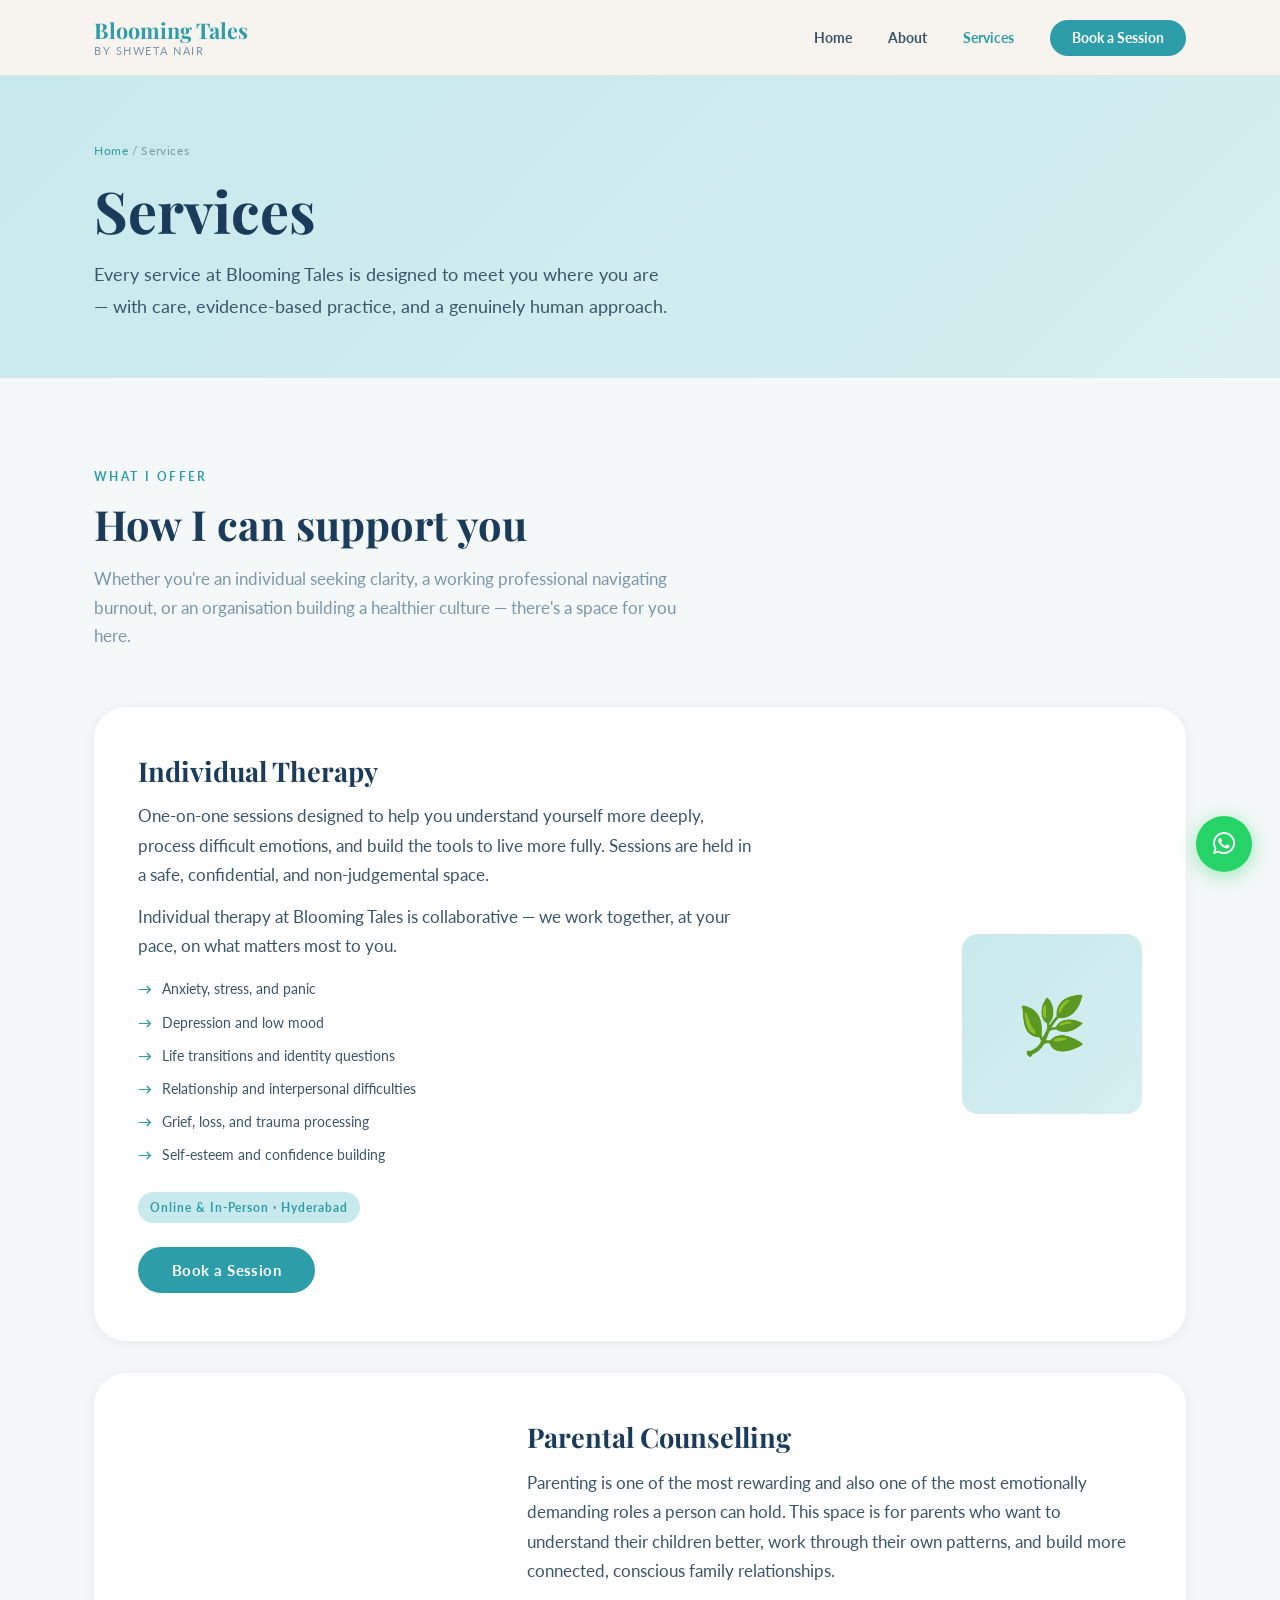
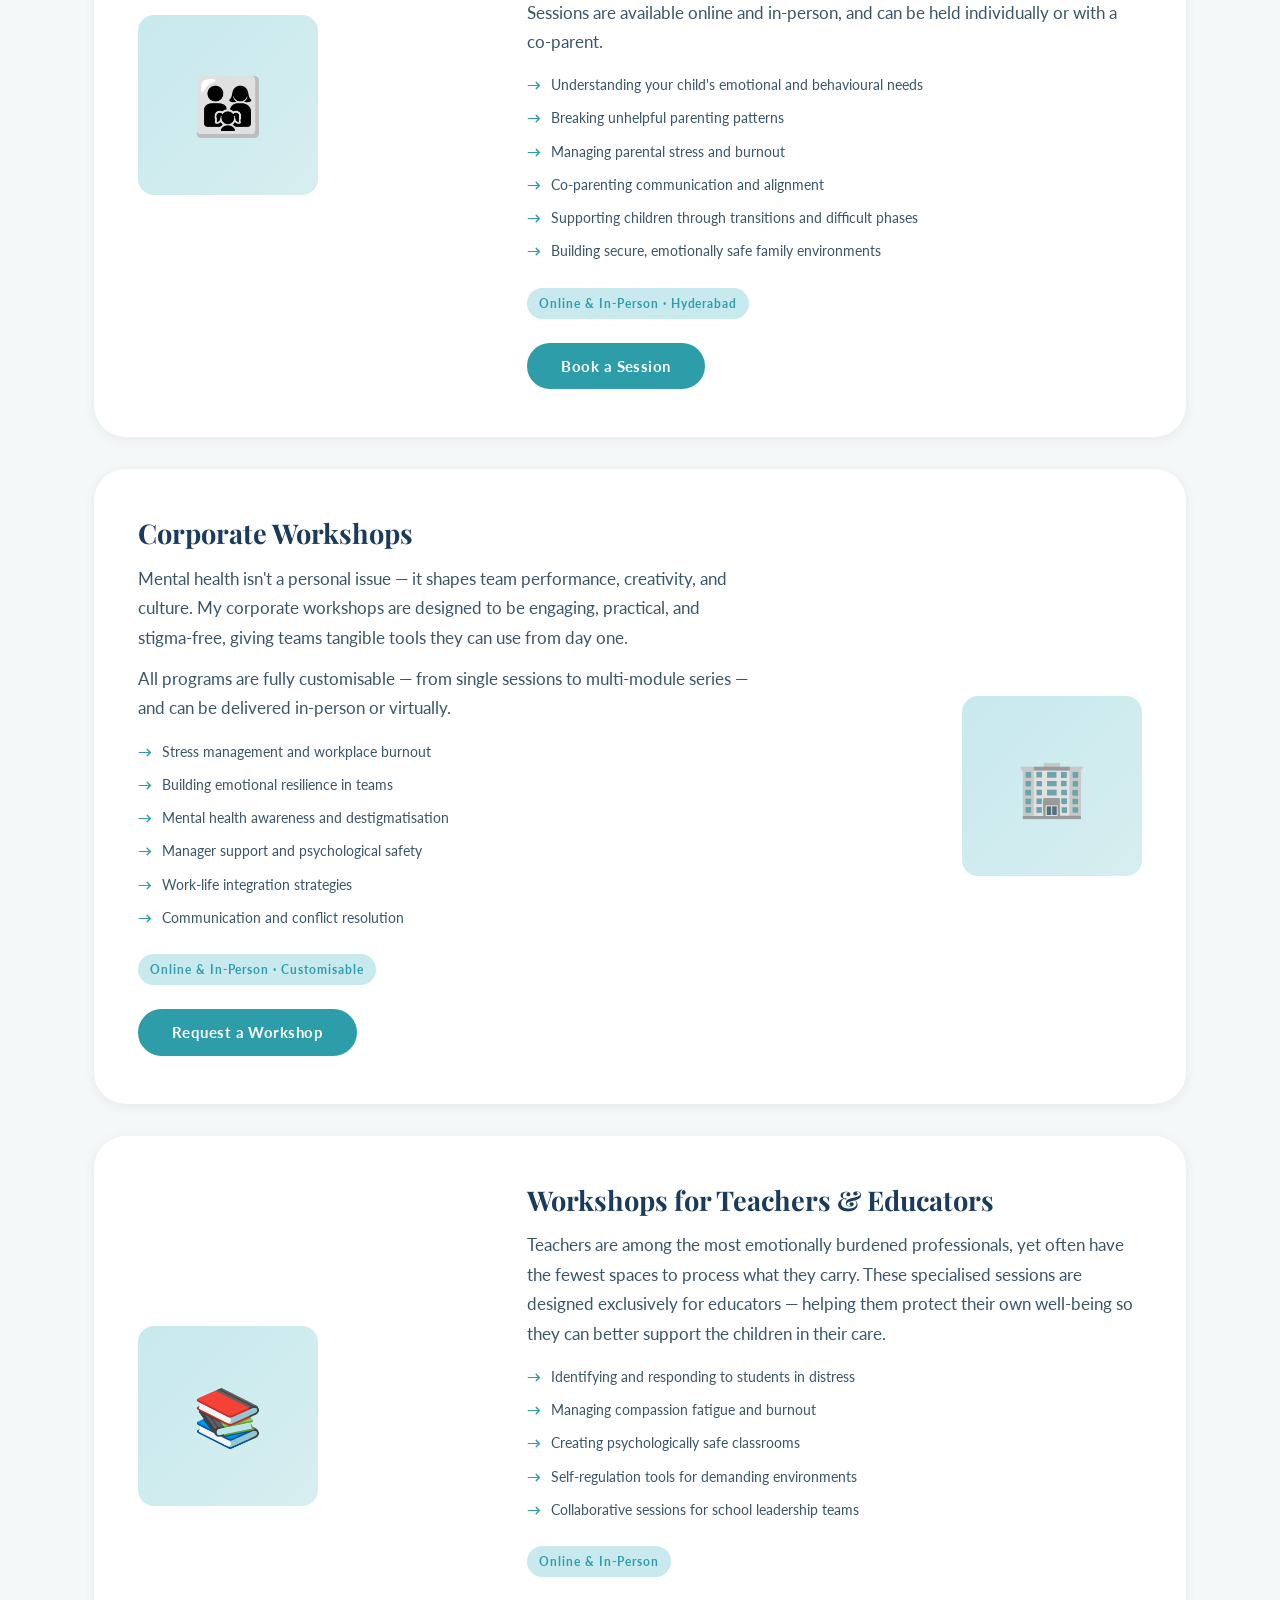
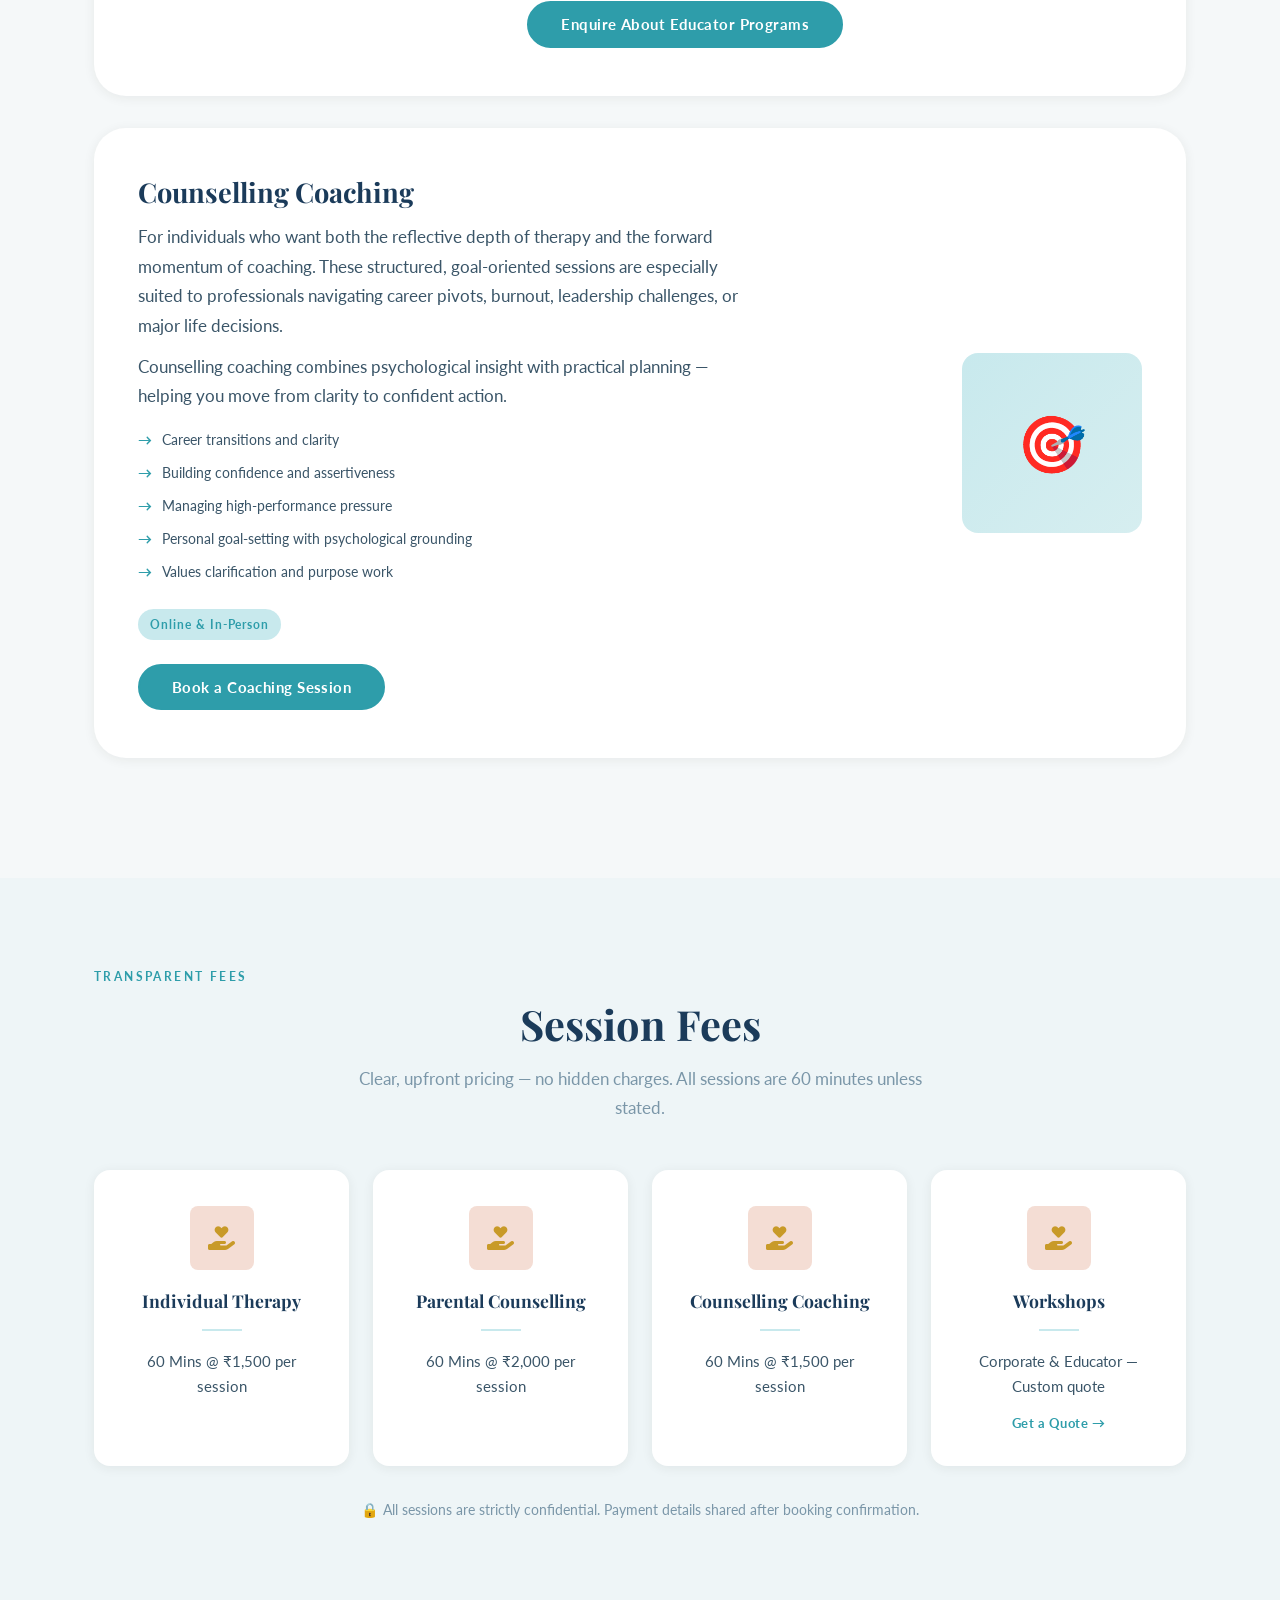
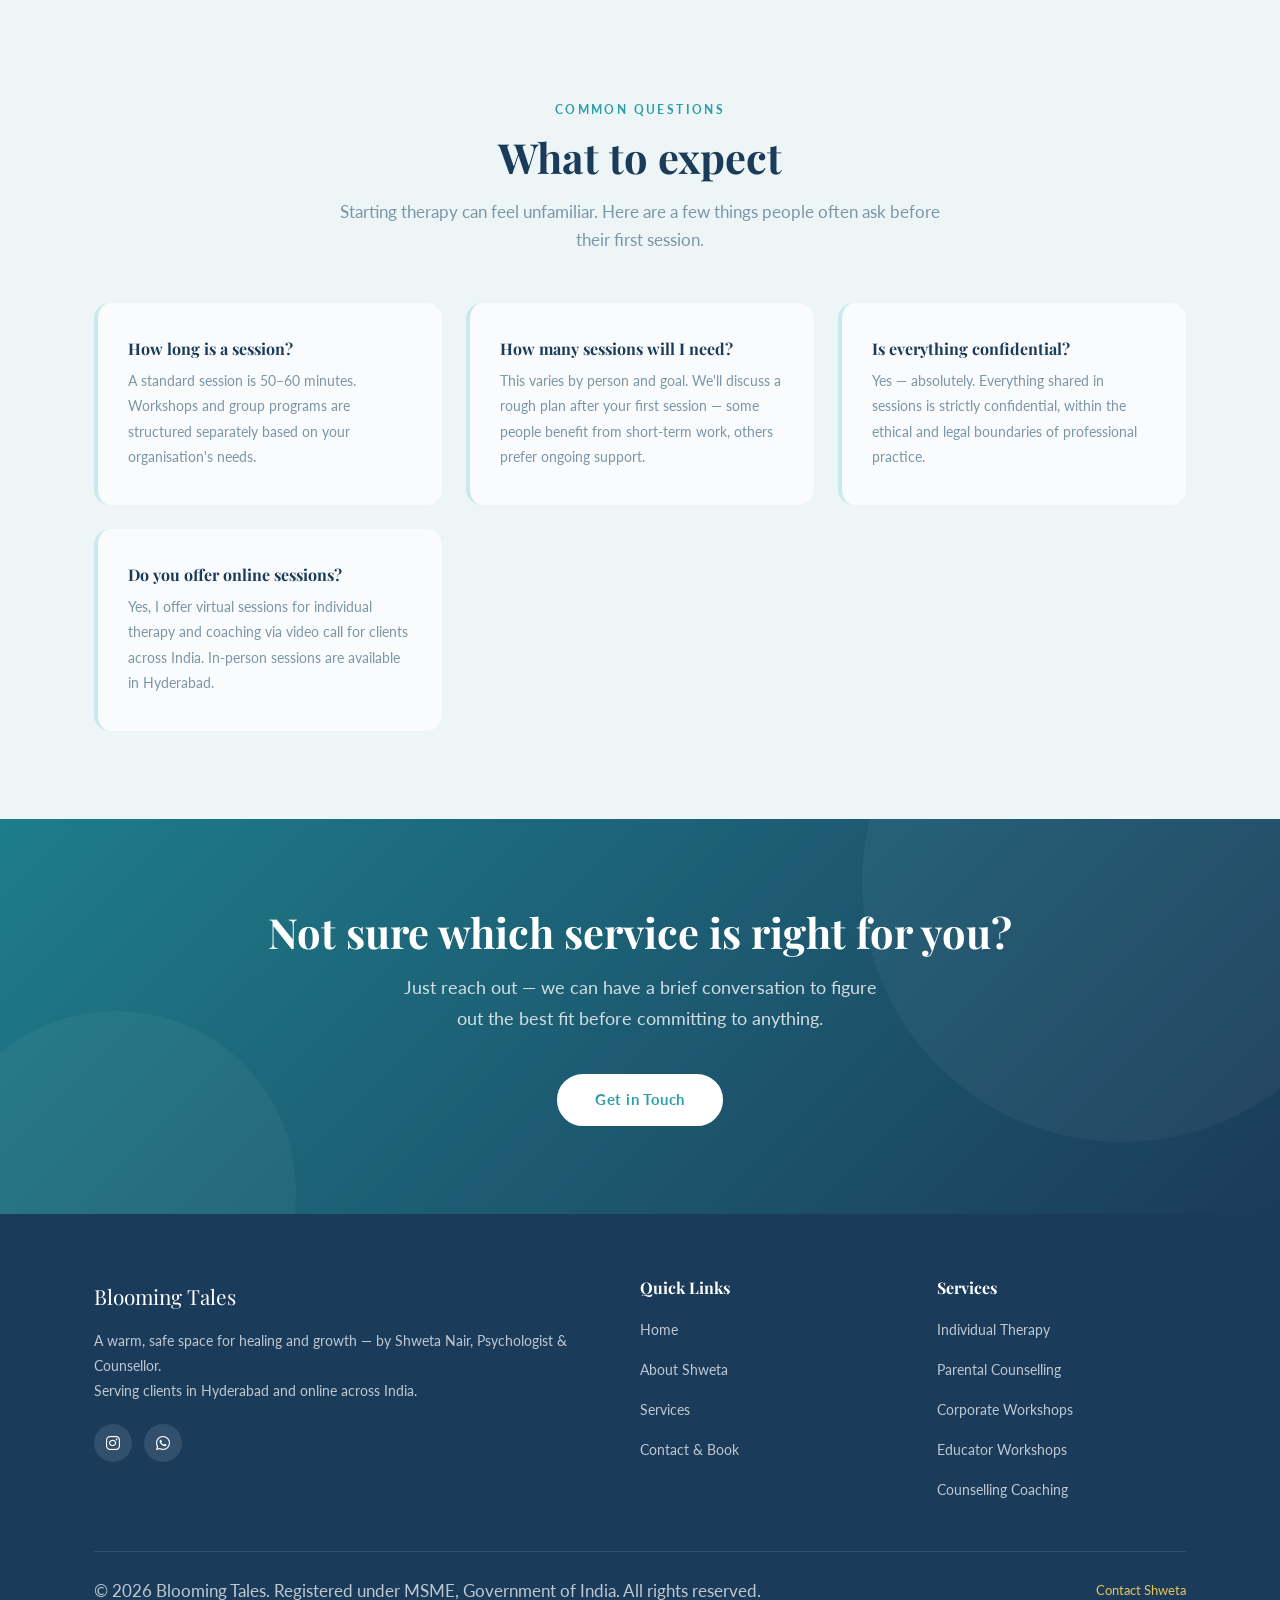
<file: services.html>
<!DOCTYPE html>
<html lang="en">
<head>
  <meta charset="UTF-8" />
  <meta name="viewport" content="width=device-width, initial-scale=1.0" />
  <meta name="description" content="Services offered by Blooming Tales — individual therapy, corporate workshops, educator programs, and counselling coaching with Shweta Nair." />
  <title>Services | Blooming Tales — Shweta Nair</title>
  <link rel="preconnect" href="https://fonts.googleapis.com" />
  <link rel="preconnect" href="https://fonts.gstatic.com" crossorigin />
  <link href="https://fonts.googleapis.com/css2?family=Playfair+Display:ital,wght@0,400;0,600;0,700;1,400&family=Lato:wght@300;400;700&display=swap" rel="stylesheet" />
  <link rel="stylesheet" href="css/styles.css" />
  <link rel="stylesheet" href="https://cdnjs.cloudflare.com/ajax/libs/font-awesome/6.5.1/css/all.min.css" />
</head>
<body>

  <!-- ========================================================
       NAVBAR
       ======================================================== -->
  <nav class="navbar" role="navigation" aria-label="Main navigation">
    <div class="container">
      <div class="navbar-inner">
        <a href="index.html" class="nav-logo">
          Blooming Tales
          <span>by Shweta Nair</span>
        </a>

        <ul class="nav-links" id="navLinks" role="list">
          <li><a href="index.html">Home</a></li>
          <li><a href="about.html">About</a></li>
          <li><a href="services.html" aria-current="page">Services</a></li>
          <li><a href="contact.html" class="nav-cta">Book a Session</a></li>
        </ul>

        <button class="nav-hamburger" id="hamburger" aria-label="Toggle menu" aria-expanded="false" aria-controls="navLinks">
          <span></span>
          <span></span>
          <span></span>
        </button>
      </div>
    </div>
  </nav>

  <!-- ========================================================
       PAGE HERO
       ======================================================== -->
  <section class="page-hero" aria-labelledby="page-title">
    <div class="container">
      <div class="breadcrumb" aria-label="Breadcrumb">
        <a href="index.html">Home</a>
        <span> / Services</span>
      </div>
      <h1 id="page-title">Services</h1>
      <p>
        Every service at Blooming Tales is designed to meet you where you are — with care, evidence-based practice, and a genuinely human approach.
      </p>
    </div>
  </section>

  <!-- ========================================================
       SERVICES LIST
       ======================================================== -->
  <section class="section services-list" aria-labelledby="services-main-heading">
    <div class="container">

      <p class="section-label">What I offer</p>
      <h2 class="section-title" id="services-main-heading">How I can support you</h2>
      <p class="section-subtitle" style="margin-bottom: 56px;">
        Whether you're an individual seeking clarity, a working professional navigating burnout, or an organisation building a healthier culture — there's a space for you here.
      </p>

      <!-- ── Service 1: Individual Therapy ────────────────── -->
      <article class="service-block" id="individual" aria-labelledby="individual-heading">
        <div class="service-block-icon" aria-hidden="true">🌿</div>
        <div class="service-block-body">
          <h3 id="individual-heading">Individual Therapy</h3>
          <p>
            One-on-one sessions designed to help you understand yourself more deeply, process difficult emotions, and build the tools to live more fully. Sessions are held in a safe, confidential, and non-judgemental space.
          </p>
          <p>
            Individual therapy at Blooming Tales is collaborative — we work together, at your pace, on what matters most to you.
          </p>
          <ul class="service-highlights" role="list">
            <li>Anxiety, stress, and panic</li>
            <li>Depression and low mood</li>
            <li>Life transitions and identity questions</li>
            <li>Relationship and interpersonal difficulties</li>
            <li>Grief, loss, and trauma processing</li>
            <li>Self-esteem and confidence building</li>
          </ul>
          <span class="service-tag">Online &amp; In-Person · Hyderabad</span>
          <br />
          <a href="contact.html" class="btn btn-primary" style="margin-top: 24px;">Book a Session</a>
        </div>
      </article>

      <!-- ── Service 2: Parental Counselling ──────────────── -->
      <article class="service-block" id="parental" aria-labelledby="parental-heading">
        <div class="service-block-icon" aria-hidden="true">👨‍👩‍👧</div>
        <div class="service-block-body">
          <h3 id="parental-heading">Parental Counselling</h3>
          <p>
            Parenting is one of the most rewarding and also one of the most emotionally demanding roles a person can hold. This space is for parents who want to understand their children better, work through their own patterns, and build more connected, conscious family relationships.
          </p>
          <p>
            Sessions are available online and in-person, and can be held individually or with a co-parent.
          </p>
          <ul class="service-highlights" role="list">
            <li>Understanding your child's emotional and behavioural needs</li>
            <li>Breaking unhelpful parenting patterns</li>
            <li>Managing parental stress and burnout</li>
            <li>Co-parenting communication and alignment</li>
            <li>Supporting children through transitions and difficult phases</li>
            <li>Building secure, emotionally safe family environments</li>
          </ul>
          <span class="service-tag">Online &amp; In-Person · Hyderabad</span>
          <br />
          <a href="contact.html" class="btn btn-primary" style="margin-top: 24px;">Book a Session</a>
        </div>
      </article>

      <!-- ── Service 3: Corporate Workshops ───────────────── -->
      <article class="service-block" id="corporate" aria-labelledby="corporate-heading">
        <div class="service-block-icon" aria-hidden="true">🏢</div>
        <div class="service-block-body">
          <h3 id="corporate-heading">Corporate Workshops</h3>
          <p>
            Mental health isn't a personal issue — it shapes team performance, creativity, and culture. My corporate workshops are designed to be engaging, practical, and stigma-free, giving teams tangible tools they can use from day one.
          </p>
          <p>
            All programs are fully customisable — from single sessions to multi-module series — and can be delivered in-person or virtually.
          </p>
          <ul class="service-highlights" role="list">
            <li>Stress management and workplace burnout</li>
            <li>Building emotional resilience in teams</li>
            <li>Mental health awareness and destigmatisation</li>
            <li>Manager support and psychological safety</li>
            <li>Work-life integration strategies</li>
            <li>Communication and conflict resolution</li>
          </ul>
          <span class="service-tag">Online &amp; In-Person · Customisable</span>
          <br />
          <a href="contact.html" class="btn btn-primary" style="margin-top: 24px;">Request a Workshop</a>
        </div>
      </article>

      <!-- ── Service 4: Workshops for Teachers/Professionals  -->
      <article class="service-block" id="teachers" aria-labelledby="teachers-heading">
        <div class="service-block-icon" aria-hidden="true">📚</div>
        <div class="service-block-body">
          <h3 id="teachers-heading">Workshops for Teachers &amp; Educators</h3>
          <p>
            Teachers are among the most emotionally burdened professionals, yet often have the fewest spaces to process what they carry. These specialised sessions are designed exclusively for educators — helping them protect their own well-being so they can better support the children in their care.
          </p>
          <ul class="service-highlights" role="list">
            <li>Identifying and responding to students in distress</li>
            <li>Managing compassion fatigue and burnout</li>
            <li>Creating psychologically safe classrooms</li>
            <li>Self-regulation tools for demanding environments</li>
            <li>Collaborative sessions for school leadership teams</li>
          </ul>
          <span class="service-tag">Online &amp; In-Person</span>
          <br />
          <a href="contact.html" class="btn btn-primary" style="margin-top: 24px;">Enquire About Educator Programs</a>
        </div>
      </article>

      <!-- ── Service 5: Counselling Coaching ──────────────── -->
      <article class="service-block" id="coaching" aria-labelledby="coaching-heading">
        <div class="service-block-icon" aria-hidden="true">🎯</div>
        <div class="service-block-body">
          <h3 id="coaching-heading">Counselling Coaching</h3>
          <p>
            For individuals who want both the reflective depth of therapy and the forward momentum of coaching. These structured, goal-oriented sessions are especially suited to professionals navigating career pivots, burnout, leadership challenges, or major life decisions.
          </p>
          <p>
            Counselling coaching combines psychological insight with practical planning — helping you move from clarity to confident action.
          </p>
          <ul class="service-highlights" role="list">
            <li>Career transitions and clarity</li>
            <li>Building confidence and assertiveness</li>
            <li>Managing high-performance pressure</li>
            <li>Personal goal-setting with psychological grounding</li>
            <li>Values clarification and purpose work</li>
          </ul>
          <span class="service-tag">Online &amp; In-Person</span>
          <br />
          <a href="contact.html" class="btn btn-primary" style="margin-top: 24px;">Book a Coaching Session</a>
        </div>
      </article>

    </div>
  </section>

  <!-- ========================================================
       PRICING CARDS
       ======================================================== -->
  <section class="section pricing-section" id="pricing" aria-labelledby="pricing-heading">
    <div class="container">
      <p class="section-label">Transparent fees</p>
      <h2 class="section-title text-center" id="pricing-heading">Session Fees</h2>
      <p class="section-subtitle text-center" style="margin: 0 auto 48px;">Clear, upfront pricing — no hidden charges. All sessions are 60 minutes unless stated.</p>

      <div class="pricing-grid">

        <div class="pricing-card">
          <div class="pricing-card-icon"><i class="fas fa-hand-holding-heart" aria-hidden="true"></i></div>
          <h3 class="pricing-card-name">Individual Therapy</h3>
          <hr class="pricing-divider" />
          <p class="pricing-card-detail">60 Mins @ ₹1,500 per session</p>
        </div>

        <div class="pricing-card">
          <div class="pricing-card-icon"><i class="fas fa-hand-holding-heart" aria-hidden="true"></i></div>
          <h3 class="pricing-card-name">Parental Counselling</h3>
          <hr class="pricing-divider" />
          <p class="pricing-card-detail">60 Mins @ ₹2,000 per session</p>
        </div>

        <div class="pricing-card">
          <div class="pricing-card-icon"><i class="fas fa-hand-holding-heart" aria-hidden="true"></i></div>
          <h3 class="pricing-card-name">Counselling Coaching</h3>
          <hr class="pricing-divider" />
          <p class="pricing-card-detail">60 Mins @ ₹1,500 per session</p>
        </div>

        <div class="pricing-card">
          <div class="pricing-card-icon"><i class="fas fa-hand-holding-heart" aria-hidden="true"></i></div>
          <h3 class="pricing-card-name">Workshops</h3>
          <hr class="pricing-divider" />
          <p class="pricing-card-detail">Corporate &amp; Educator — Custom quote</p>
          <a href="contact.html" class="pricing-enquire">Get a Quote →</a>
        </div>

      </div>

      <p style="text-align:center; margin-top: 32px; font-size: 0.88rem; color: var(--color-brown-light);">
        🔒 All sessions are strictly confidential. Payment details shared after booking confirmation.
      </p>
    </div>
  </section>

  <!-- ========================================================
       FAQ TEASER
       ======================================================== -->
  <section class="section" style="background-color: var(--color-cream);" aria-labelledby="faq-heading">
    <div class="container text-center">
      <p class="section-label">Common questions</p>
      <h2 class="section-title" id="faq-heading">What to expect</h2>
      <p class="section-subtitle" style="margin: 0 auto 48px;">
        Starting therapy can feel unfamiliar. Here are a few things people often ask before their first session.
      </p>

      <div style="display: grid; grid-template-columns: repeat(auto-fit, minmax(280px, 1fr)); gap: 24px; text-align: left;">

        <div class="why-card">
          <h3 style="font-size: 1rem; margin-bottom: 10px;">How long is a session?</h3>
          <p style="font-size: 0.9rem; color: var(--color-brown-light);">A standard session is 50–60 minutes. Workshops and group programs are structured separately based on your organisation's needs.</p>
        </div>

        <div class="why-card">
          <h3 style="font-size: 1rem; margin-bottom: 10px;">How many sessions will I need?</h3>
          <p style="font-size: 0.9rem; color: var(--color-brown-light);">This varies by person and goal. We'll discuss a rough plan after your first session — some people benefit from short-term work, others prefer ongoing support.</p>
        </div>

        <div class="why-card">
          <h3 style="font-size: 1rem; margin-bottom: 10px;">Is everything confidential?</h3>
          <p style="font-size: 0.9rem; color: var(--color-brown-light);">Yes — absolutely. Everything shared in sessions is strictly confidential, within the ethical and legal boundaries of professional practice.</p>
        </div>

        <div class="why-card">
          <h3 style="font-size: 1rem; margin-bottom: 10px;">Do you offer online sessions?</h3>
          <p style="font-size: 0.9rem; color: var(--color-brown-light);">Yes, I offer virtual sessions for individual therapy and coaching via video call for clients across India. In-person sessions are available in Hyderabad.</p>
        </div>

      </div>
    </div>
  </section>

  <!-- ========================================================
       CTA BANNER
       ======================================================== -->
  <section class="cta-banner" aria-labelledby="cta-heading">
    <div class="container">
      <h2 id="cta-heading">Not sure which service is right for you?</h2>
      <p>Just reach out — we can have a brief conversation to figure out the best fit before committing to anything.</p>
      <a href="contact.html" class="btn btn-white">Get in Touch</a>
    </div>
  </section>

  <!-- ========================================================
       FOOTER
       ======================================================== -->
  <footer class="footer" role="contentinfo">
    <div class="container">
      <div class="footer-grid">
        <div class="footer-brand">
          <div class="footer-logo">Blooming Tales</div>
          <p>
            A warm, safe space for healing and growth — by Shweta Nair, Psychologist &amp; Counsellor.<br />
            Serving clients in Hyderabad and online across India.
          </p>
          <div class="social-links">
            <a href="https://www.instagram.com/bloomingtales_counselling"
               target="_blank"
               rel="noopener noreferrer"
               class="social-link"
               aria-label="Follow Blooming Tales on Instagram">
              <i class="fab fa-instagram" aria-hidden="true"></i>
            </a>
            <a href="https://wa.me/918939050599"
               target="_blank"
               rel="noopener noreferrer"
               class="social-link social-link--whatsapp"
               aria-label="Chat with Blooming Tales on WhatsApp">
              <i class="fab fa-whatsapp" aria-hidden="true"></i>
            </a>
          </div>
        </div>
        <div class="footer-col">
          <h4>Quick Links</h4>
          <ul>
            <li><a href="index.html">Home</a></li>
            <li><a href="about.html">About Shweta</a></li>
            <li><a href="services.html">Services</a></li>
            <li><a href="contact.html">Contact &amp; Book</a></li>
          </ul>
        </div>
        <div class="footer-col">
          <h4>Services</h4>
          <ul>
            <li><a href="#individual">Individual Therapy</a></li>
            <li><a href="#parental">Parental Counselling</a></li>
            <li><a href="#corporate">Corporate Workshops</a></li>
            <li><a href="#teachers">Educator Workshops</a></li>
            <li><a href="#coaching">Counselling Coaching</a></li>
          </ul>
        </div>
      </div>
      <div class="footer-bottom">
        <p>© 2026 Blooming Tales. Registered under MSME, Government of India. All rights reserved.</p>
        <a href="contact.html">Contact Shweta</a>
      </div>
    </div>
  </footer>

  <a href="https://wa.me/918939050599"
     target="_blank"
     rel="noopener noreferrer"
     class="whatsapp-float"
     aria-label="Chat with Shweta on WhatsApp">
    <i class="fab fa-whatsapp" aria-hidden="true"></i>
  </a>

  <script src="js/main.js"></script>
</body>
</html>
</file>
<file: css/styles.css>
/* ============================================================
   BLOOMING TALES — GLOBAL STYLES
   Psychologist website for Shweta Nair
   Colour palette: Sage Green + Terracotta + Earthy Cream
   ============================================================ */

/* Google Fonts */
@import url('https://fonts.googleapis.com/css2?family=Playfair+Display:ital,wght@0,400;0,600;0,700;1,400&family=Lato:wght@300;400;700&display=swap');

/* ============================================================
   DESIGN TOKENS
   ============================================================ */
:root {
  /* Colours — sourced from Blooming Tales logo */
  --color-bg:            #F5F8F9;  /* cool-warm cream — page background */
  --color-card:          #F9FBFC;  /* card background */
  --color-cream:         #EEF5F7;  /* section alt background */
  --color-white:         #FFFFFF;

  --color-green:         #2E9DAA;  /* primary — logo teal */
  --color-green-dark:    #1E7D8A;
  --color-green-light:   #5DBFCA;
  --color-green-pale:    #C8E9ED;  /* tints, badges */

  --color-terracotta:    #C89A28;  /* accent — logo gold */
  --color-terracotta-dk: #A87E18;
  --color-amber:         #E8C45A;  /* secondary gold accent */

  --color-brown-dark:    #1B3B5A;  /* headings — deep navy-teal from logo */
  --color-brown-mid:     #3A5568;  /* body text */
  --color-brown-light:   #7A96A8;  /* muted text */

  /* Typography */
  --font-heading: 'Playfair Display', Georgia, serif;
  --font-body:    'Lato', 'Helvetica Neue', Arial, sans-serif;

  /* Spacing */
  --spacing-section: 88px;
  --container-width: 1140px;

  /* Shape */
  --radius-sm:   8px;
  --radius-md:   16px;
  --radius-lg:   32px;
  --radius-full: 9999px;

  /* Shadows */
  --shadow-sm: 0 2px 12px rgba(46, 36, 32, 0.07);
  --shadow-md: 0 6px 32px rgba(46, 36, 32, 0.13);
  --shadow-lg: 0 16px 48px rgba(46, 36, 32, 0.15);
}

/* ============================================================
   RESET & BASE
   ============================================================ */
*, *::before, *::after {
  box-sizing: border-box;
  margin: 0;
  padding: 0;
}

html {
  scroll-behavior: smooth;
  font-size: 16px;
}

body {
  background-color: var(--color-bg);
  color: var(--color-brown-mid);
  font-family: var(--font-body);
  line-height: 1.75;
  -webkit-font-smoothing: antialiased;
}

img {
  max-width: 100%;
  height: auto;
  display: block;
}

a {
  color: inherit;
  text-decoration: none;
}

ul { list-style: none; }

/* ============================================================
   TYPOGRAPHY
   ============================================================ */
h1, h2, h3, h4 {
  font-family: var(--font-heading);
  color: var(--color-brown-dark);
  line-height: 1.2;
}

h1 { font-size: clamp(2.2rem, 5vw, 3.6rem); }
h2 { font-size: clamp(1.8rem, 3.5vw, 2.6rem); }
h3 { font-size: clamp(1.15rem, 2vw, 1.5rem); }
h4 { font-size: 1rem; }
p  { font-size: 1.05rem; }

/* ============================================================
   LAYOUT UTILITIES
   ============================================================ */
.container {
  max-width: var(--container-width);
  margin: 0 auto;
  padding: 0 24px;
}

.section {
  padding: var(--spacing-section) 0;
}

.section-label {
  font-size: 0.75rem;
  font-family: var(--font-body);
  font-weight: 700;
  letter-spacing: 0.2em;
  text-transform: uppercase;
  color: var(--color-green);
  margin-bottom: 12px;
}

.section-title { margin-bottom: 16px; }

.section-subtitle {
  font-size: 1.05rem;
  color: var(--color-brown-light);
  max-width: 600px;
  line-height: 1.7;
}

.text-center { text-align: center; }
.text-center .section-subtitle { margin-left: auto; margin-right: auto; }

/* ============================================================
   BUTTONS
   ============================================================ */
.btn {
  display: inline-block;
  padding: 14px 32px;
  border-radius: var(--radius-full);
  font-family: var(--font-body);
  font-size: 0.92rem;
  font-weight: 700;
  letter-spacing: 0.03em;
  cursor: pointer;
  transition: all 0.25s ease;
  border: 2px solid transparent;
  line-height: 1;
}

.btn-primary {
  background-color: var(--color-green);
  color: var(--color-white);
  border-color: var(--color-green);
}
.btn-primary:hover {
  background-color: var(--color-green-dark);
  border-color: var(--color-green-dark);
  transform: translateY(-2px);
  box-shadow: var(--shadow-md);
}

.btn-outline {
  background-color: transparent;
  color: var(--color-green);
  border-color: var(--color-green);
}
.btn-outline:hover {
  background-color: var(--color-green);
  color: var(--color-white);
  transform: translateY(-2px);
}

.btn-accent {
  background-color: var(--color-terracotta);
  color: var(--color-white);
  border-color: var(--color-terracotta);
}
.btn-accent:hover {
  background-color: var(--color-terracotta-dk);
  border-color: var(--color-terracotta-dk);
  transform: translateY(-2px);
  box-shadow: var(--shadow-md);
}

/* ============================================================
   NAVBAR
   ============================================================ */
.navbar {
  position: sticky;
  top: 0;
  z-index: 100;
  background-color: rgba(247, 243, 238, 0.96);
  backdrop-filter: blur(10px);
  -webkit-backdrop-filter: blur(10px);
  border-bottom: 1px solid rgba(74, 124, 89, 0.12);
  padding: 18px 0;
}

.navbar-inner {
  display: flex;
  align-items: center;
  justify-content: space-between;
}

.nav-logo {
  font-family: var(--font-heading);
  font-size: 1.35rem;
  font-weight: 700;
  color: var(--color-green);
  line-height: 1.2;
}

.nav-logo span {
  display: block;
  font-family: var(--font-body);
  font-size: 0.68rem;
  font-weight: 400;
  letter-spacing: 0.14em;
  text-transform: uppercase;
  color: var(--color-brown-light);
}

.nav-links {
  display: flex;
  align-items: center;
  gap: 36px;
}

.nav-links a {
  font-size: 0.9rem;
  font-weight: 700;
  color: var(--color-brown-mid);
  transition: color 0.2s;
}
.nav-links a:hover { color: var(--color-green); }

.nav-links .nav-cta {
  background-color: var(--color-green);
  color: var(--color-white);
  padding: 10px 22px;
  border-radius: var(--radius-full);
  font-size: 0.85rem;
}
.nav-links .nav-cta:hover {
  background-color: var(--color-green-dark);
  color: var(--color-white);
}

.nav-hamburger {
  display: none;
  flex-direction: column;
  gap: 5px;
  cursor: pointer;
  padding: 6px;
  border: none;
  background: none;
}
.nav-hamburger span {
  display: block;
  width: 24px;
  height: 2px;
  background-color: var(--color-brown-dark);
  border-radius: 2px;
  transition: all 0.3s;
}

/* ============================================================
   HERO SECTION
   ============================================================ */
.hero {
  padding: 80px 0 70px;
}

.hero-inner {
  display: grid;
  grid-template-columns: 1fr 1fr;
  gap: 64px;
  align-items: center;
}

.hero-badge {
  display: inline-block;
  background-color: var(--color-green-pale);
  color: var(--color-green);
  font-size: 0.72rem;
  font-weight: 700;
  letter-spacing: 0.15em;
  text-transform: uppercase;
  padding: 7px 18px;
  border-radius: var(--radius-full);
  margin-bottom: 22px;
}

.hero-title {
  margin-bottom: 22px;
}
.hero-title em {
  font-style: italic;
  color: var(--color-terracotta);
}

.hero-sub {
  font-size: 1.1rem;
  color: var(--color-brown-light);
  margin-bottom: 40px;
  max-width: 480px;
  line-height: 1.8;
}

.hero-actions {
  display: flex;
  gap: 16px;
  flex-wrap: wrap;
}

/* Hero image column */
.hero-image { position: relative; }

.hero-image-wrap {
  border-radius: var(--radius-lg);
  overflow: hidden;
  aspect-ratio: 4/5;
  background: linear-gradient(135deg, var(--color-green-pale) 0%, #D6EEF0 100%);
  display: flex;
  align-items: center;
  justify-content: center;
}

.hero-image-wrap img {
  width: 100%;
  height: 100%;
  object-fit: cover;
}

.hero-image-placeholder {
  text-align: center;
  padding: 40px;
  color: var(--color-green);
}
.hero-image-placeholder .icon { font-size: 3rem; margin-bottom: 12px; }
.hero-image-placeholder p { font-size: 0.85rem; color: var(--color-brown-light); }

.hero-badge-float {
  position: absolute;
  bottom: -24px;
  left: -24px;
  background-color: var(--color-white);
  border-radius: var(--radius-md);
  padding: 18px 22px;
  box-shadow: var(--shadow-lg);
}
.hero-badge-float strong {
  display: block;
  font-family: var(--font-heading);
  font-size: 1.6rem;
  color: var(--color-green);
  line-height: 1;
}
.hero-badge-float span {
  font-size: 0.75rem;
  color: var(--color-brown-light);
  display: block;
  margin-top: 4px;
}

/* ============================================================
   TRUST BAR
   ============================================================ */
.trust-bar {
  background: linear-gradient(90deg, #1B3B5A 0%, #2E9DAA 100%);
  padding: 28px 0;
}

.trust-bar-inner {
  display: flex;
  justify-content: center;
  gap: 64px;
  flex-wrap: wrap;
}

.trust-item { text-align: center; color: var(--color-white); }
.trust-item strong {
  display: block;
  font-family: var(--font-heading);
  font-size: 1.05rem;
  font-weight: 600;
}
.trust-item span { font-size: 0.78rem; opacity: 0.82; letter-spacing: 0.04em; }

/* ============================================================
   ABOUT TEASER (Homepage)
   ============================================================ */
.about-teaser .about-inner {
  display: grid;
  grid-template-columns: 1fr 1.2fr;
  gap: 64px;
  align-items: center;
}

.about-photo {
  border-radius: var(--radius-lg);
  overflow: hidden;
  aspect-ratio: 4/5;
  background: linear-gradient(135deg, #2E9DAA 0%, #5DBFCA 60%, #D4B84A 100%);
  display: flex;
  align-items: center;
  justify-content: center;
  max-width: 380px;
}

.about-photo-placeholder {
  text-align: center;
  padding: 40px;
  color: var(--color-white);
}
.about-photo-placeholder .icon { font-size: 3rem; margin-bottom: 12px; }
.about-photo-placeholder p { font-size: 0.85rem; opacity: 0.9; }

.about-photo img {
  width: 100%;
  height: 100%;
  object-fit: cover;
}

.about-text .section-title { margin-bottom: 16px; }
.about-text p { margin-bottom: 16px; }

.about-credentials {
  display: flex;
  flex-direction: column;
  gap: 10px;
  margin: 24px 0 32px;
}

.credential-item {
  display: flex;
  align-items: flex-start;
  gap: 10px;
  font-size: 0.9rem;
  color: var(--color-brown-mid);
}
.credential-item::before {
  content: '✦';
  color: var(--color-terracotta);
  flex-shrink: 0;
  margin-top: 2px;
}

/* ============================================================
   SERVICES OVERVIEW (Homepage)
   ============================================================ */
.services-overview {
  background-color: var(--color-cream);
}

.services-grid {
  display: grid;
  grid-template-columns: repeat(auto-fit, minmax(240px, 1fr));
  gap: 24px;
  margin-top: 48px;
}

.service-card {
  background-color: var(--color-white);
  border-radius: var(--radius-md);
  padding: 32px 28px;
  box-shadow: var(--shadow-sm);
  transition: all 0.3s ease;
  border-bottom: 3px solid transparent;
}
.service-card:hover {
  transform: translateY(-6px);
  box-shadow: var(--shadow-md);
  border-bottom-color: var(--color-green);
}

.service-icon { font-size: 2.2rem; margin-bottom: 18px; }
.service-card h3 { font-size: 1.15rem; margin-bottom: 10px; }
.service-card p  { font-size: 0.9rem; color: var(--color-brown-light); }

.services-cta {
  text-align: center;
  margin-top: 44px;
}

/* ============================================================
   WHY BLOOMING TALES
   ============================================================ */
.why-section .why-grid {
  display: grid;
  grid-template-columns: repeat(auto-fit, minmax(260px, 1fr));
  gap: 28px;
  margin-top: 48px;
}

.why-card {
  padding: 36px 30px;
  border-radius: var(--radius-md);
  background-color: var(--color-card);
  border-left: 4px solid var(--color-green-pale);
  transition: border-color 0.3s;
}
.why-card:hover { border-left-color: var(--color-green); }

.why-number {
  font-family: var(--font-heading);
  font-size: 2.8rem;
  color: var(--color-green-pale);
  line-height: 1;
  margin-bottom: 16px;
  font-weight: 700;
}

.why-card h3 { margin-bottom: 10px; }
.why-card p  { font-size: 0.95rem; color: var(--color-brown-light); }

/* ============================================================
   CTA BANNER
   ============================================================ */
.cta-banner {
  background: linear-gradient(135deg, #1E7D8A 0%, #1B3B5A 100%);
  padding: 88px 0;
  text-align: center;
  position: relative;
  overflow: hidden;
}

.cta-banner::before {
  content: '';
  position: absolute;
  top: -50%;
  right: -8%;
  width: 520px;
  height: 520px;
  border-radius: 50%;
  background: rgba(255, 255, 255, 0.04);
}

.cta-banner::after {
  content: '';
  position: absolute;
  bottom: -40%;
  left: -5%;
  width: 360px;
  height: 360px;
  border-radius: 50%;
  background: rgba(255, 255, 255, 0.04);
}

.cta-banner .container { position: relative; z-index: 1; }
.cta-banner h2 { color: var(--color-white); margin-bottom: 16px; }
.cta-banner p  { color: rgba(255,255,255,0.8); max-width: 500px; margin: 0 auto 40px; font-size: 1.1rem; }

.cta-banner .btn-white {
  background-color: var(--color-white);
  color: var(--color-green);
  border-color: var(--color-white);
  font-size: 0.95rem;
  padding: 16px 36px;
}
.cta-banner .btn-white:hover {
  background-color: var(--color-cream);
  transform: translateY(-2px);
  box-shadow: 0 8px 24px rgba(0,0,0,0.18);
}

/* ============================================================
   FOOTER
   ============================================================ */
.footer {
  background-color: var(--color-brown-dark);
  color: rgba(255, 255, 255, 0.72);
  padding: 64px 0 32px;
}

.footer-grid {
  display: grid;
  grid-template-columns: 2fr 1fr 1fr;
  gap: 48px;
  margin-bottom: 48px;
}

.footer-logo {
  font-family: var(--font-heading);
  font-size: 1.3rem;
  color: var(--color-white);
  margin-bottom: 14px;
}

.footer-brand p {
  font-size: 0.9rem;
  line-height: 1.75;
  margin-bottom: 20px;
}

.footer-col h4 {
  font-family: var(--font-heading);
  color: var(--color-white);
  font-size: 1rem;
  margin-bottom: 18px;
}

.footer-col ul {
  display: flex;
  flex-direction: column;
  gap: 12px;
}

.footer-col ul li a {
  font-size: 0.88rem;
  transition: color 0.2s;
}
.footer-col ul li a:hover { color: var(--color-amber); }

.social-links {
  display: flex;
  gap: 12px;
}

.social-link {
  width: 38px;
  height: 38px;
  border-radius: 50%;
  background-color: rgba(255, 255, 255, 0.1);
  display: flex;
  align-items: center;
  justify-content: center;
  font-size: 1rem;
  transition: background-color 0.2s;
  color: var(--color-white);
}
.social-link:hover { background-color: var(--color-green); }
.social-link--whatsapp:hover { background-color: #25D366; }

/* ============================================================
   FLOATING WHATSAPP BUTTON
   ============================================================ */
.whatsapp-float {
  position: fixed;
  bottom: 28px;
  right: 28px;
  z-index: 999;
  width: 56px;
  height: 56px;
  background-color: #25D366;
  border-radius: 50%;
  display: flex;
  align-items: center;
  justify-content: center;
  box-shadow: 0 4px 20px rgba(37, 211, 102, 0.45);
  transition: transform 0.2s, box-shadow 0.2s;
  text-decoration: none;
  color: var(--color-white);
  font-size: 1.6rem;
}
.whatsapp-float:hover {
  transform: scale(1.1);
  box-shadow: 0 6px 28px rgba(37, 211, 102, 0.6);
  color: var(--color-white);
}

.footer-bottom {
  border-top: 1px solid rgba(255, 255, 255, 0.1);
  padding-top: 24px;
  display: flex;
  justify-content: space-between;
  align-items: center;
  flex-wrap: wrap;
  gap: 12px;
  font-size: 0.8rem;
}

.footer-bottom a { color: var(--color-amber); }
.footer-bottom a:hover { text-decoration: underline; }

/* ============================================================
   PAGE HERO (internal pages: About, Services, Contact)
   ============================================================ */
.page-hero {
  background: linear-gradient(135deg, var(--color-green-pale) 0%, #D6EEF0 100%);
  padding: 64px 0 56px;
}

.breadcrumb {
  font-size: 0.78rem;
  color: var(--color-green);
  margin-bottom: 14px;
  letter-spacing: 0.05em;
}
.breadcrumb a { color: var(--color-green); transition: opacity 0.2s; }
.breadcrumb a:hover { opacity: 0.7; }
.breadcrumb span { color: var(--color-brown-light); }

.page-hero h1 { margin-bottom: 14px; }

.page-hero p {
  font-size: 1.1rem;
  color: var(--color-brown-mid);
  max-width: 580px;
  line-height: 1.8;
}

/* ============================================================
   ABOUT PAGE — Full Layout
   ============================================================ */
.about-full-section { background-color: var(--color-bg); }

.about-full-grid {
  display: grid;
  grid-template-columns: 1fr 1.6fr;
  gap: 64px;
  align-items: start;
}

.about-full-photo {
  border-radius: var(--radius-lg);
  overflow: hidden;
  aspect-ratio: 3/4;
  background: linear-gradient(135deg, #2E9DAA 0%, #5DBFCA 60%, #D4B84A 100%);
  display: flex;
  align-items: center;
  justify-content: center;
  position: sticky;
  top: 100px;
}

.about-full-photo img {
  width: 100%;
  height: 100%;
  object-fit: cover;
}

.about-full-photo-placeholder {
  text-align: center;
  padding: 40px;
  color: var(--color-white);
}
.about-full-photo-placeholder .icon { font-size: 3rem; margin-bottom: 12px; }
.about-full-photo-placeholder p { font-size: 0.85rem; opacity: 0.9; }

.about-content h2 {
  font-size: clamp(1.6rem, 3vw, 2.2rem);
  margin-top: 40px;
  margin-bottom: 16px;
}
.about-content h2:first-child { margin-top: 0; }
.about-content p { margin-bottom: 16px; }

.credentials-list {
  display: flex;
  flex-direction: column;
  gap: 14px;
  margin: 8px 0 24px;
}

.credentials-list li {
  display: flex;
  gap: 12px;
  align-items: flex-start;
  font-size: 0.95rem;
}

.credentials-list li::before {
  content: '✦';
  color: var(--color-terracotta);
  flex-shrink: 0;
  margin-top: 2px;
}

.approach-section { background-color: var(--color-cream); }

.approach-grid {
  display: grid;
  grid-template-columns: repeat(auto-fit, minmax(200px, 1fr));
  gap: 20px;
  margin-top: 40px;
}

.approach-card {
  background-color: var(--color-white);
  padding: 28px 22px;
  border-radius: var(--radius-md);
  text-align: center;
  box-shadow: var(--shadow-sm);
}
.approach-card .icon { font-size: 1.8rem; margin-bottom: 14px; }
.approach-card h4 { color: var(--color-green); margin-bottom: 8px; font-size: 0.95rem; }
.approach-card p { font-size: 0.85rem; color: var(--color-brown-light); }

/* ============================================================
   SERVICES PAGE
   ============================================================ */
.services-list { background-color: var(--color-bg); }

.service-block {
  display: grid;
  grid-template-columns: 1fr 1.8fr;
  gap: 48px;
  align-items: center;
  background-color: var(--color-white);
  border-radius: var(--radius-lg);
  padding: 48px 44px;
  box-shadow: var(--shadow-sm);
  margin-bottom: 32px;
}

.service-block:nth-child(even) {
  direction: rtl;
}
.service-block:nth-child(even) > * {
  direction: ltr;
}

.service-block-icon {
  background: linear-gradient(135deg, var(--color-green-pale), #D6EEF0);
  border-radius: var(--radius-md);
  aspect-ratio: 1/1;
  display: flex;
  align-items: center;
  justify-content: center;
  font-size: 3.5rem;
  max-width: 180px;
}

.service-block-body h3 {
  font-size: clamp(1.3rem, 2.5vw, 1.7rem);
  margin-bottom: 14px;
}

.service-block-body p { margin-bottom: 12px; }

.service-highlights {
  display: flex;
  flex-direction: column;
  gap: 8px;
  margin: 16px 0;
}

.service-highlights li {
  display: flex;
  gap: 10px;
  font-size: 0.9rem;
  color: var(--color-brown-mid);
}

.service-highlights li::before {
  content: '→';
  color: var(--color-green);
  flex-shrink: 0;
  font-weight: 700;
}

.service-tag {
  display: inline-block;
  background-color: var(--color-green-pale);
  color: var(--color-green);
  font-size: 0.75rem;
  font-weight: 700;
  letter-spacing: 0.08em;
  padding: 5px 12px;
  border-radius: var(--radius-full);
  margin-top: 8px;
}

.service-price {
  display: inline-flex;
  align-items: center;
  gap: 8px;
  background-color: #FDF6E3;
  border: 1.5px solid var(--color-terracotta);
  border-radius: var(--radius-full);
  padding: 6px 16px;
  margin-top: 12px;
}

.service-price .price-label {
  font-size: 0.7rem;
  font-weight: 700;
  text-transform: uppercase;
  letter-spacing: 0.1em;
  color: var(--color-brown-light);
}

.service-price .price-amount {
  font-family: var(--font-heading);
  font-size: 1.1rem;
  font-weight: 700;
  color: var(--color-terracotta);
}

.service-price--custom .price-amount {
  font-size: 0.95rem;
  letter-spacing: 0.02em;
}

/* ============================================================
   PRICING CARDS
   ============================================================ */
.pricing-section { background-color: var(--color-cream); }

.pricing-grid {
  display: grid;
  grid-template-columns: repeat(auto-fit, minmax(200px, 1fr));
  gap: 24px;
}

.pricing-card {
  background-color: var(--color-white);
  border-radius: var(--radius-md);
  padding: 36px 28px 32px;
  box-shadow: var(--shadow-sm);
  text-align: center;
  display: flex;
  flex-direction: column;
  align-items: center;
  transition: transform 0.25s ease, box-shadow 0.25s ease;
}

.pricing-card:hover {
  transform: translateY(-5px);
  box-shadow: var(--shadow-md);
}

.pricing-card-icon {
  width: 64px;
  height: 64px;
  background-color: #F4DDD4;
  border-radius: var(--radius-sm);
  display: flex;
  align-items: center;
  justify-content: center;
  font-size: 1.5rem;
  color: var(--color-terracotta);
  margin-bottom: 20px;
}

.pricing-card-name {
  font-family: var(--font-heading);
  font-size: 1.1rem;
  font-weight: 700;
  color: var(--color-brown-dark);
  line-height: 1.3;
  margin-bottom: 16px;
}

.pricing-divider {
  width: 40px;
  border: none;
  border-top: 2px solid var(--color-green-pale);
  margin: 0 auto 18px;
}

.pricing-card-detail {
  font-size: 0.95rem;
  color: var(--color-brown-mid);
  line-height: 1.6;
  flex: 1;
}

.pricing-enquire {
  display: inline-block;
  margin-top: 14px;
  font-size: 0.8rem;
  font-weight: 700;
  color: var(--color-green);
  letter-spacing: 0.04em;
  transition: color 0.2s;
}
.pricing-enquire:hover { color: var(--color-green-dark); }

/* ============================================================
   CONTACT — TWO-PATH CHOOSER
   ============================================================ */
.path-chooser {
  background-color: var(--color-cream);
  padding: 56px 0;
}

.path-grid {
  display: grid;
  grid-template-columns: 1fr 1fr;
  gap: 24px;
}

.path-card {
  display: flex;
  flex-direction: column;
  background-color: var(--color-white);
  border-radius: var(--radius-lg);
  padding: 40px 36px;
  box-shadow: var(--shadow-sm);
  border: 2px solid transparent;
  transition: all 0.3s ease;
  text-decoration: none;
  color: inherit;
}

.path-card:hover {
  border-color: var(--color-green);
  transform: translateY(-4px);
  box-shadow: var(--shadow-md);
}

.path-card--accent { border-color: var(--color-terracotta); }
.path-card--accent:hover {
  border-color: var(--color-terracotta-dk);
  box-shadow: var(--shadow-md);
}

.path-icon {
  font-size: 2.4rem;
  margin-bottom: 18px;
}

.path-card h3 {
  font-size: 1.3rem;
  margin-bottom: 12px;
  color: var(--color-brown-dark);
}

.path-card p {
  font-size: 0.92rem;
  color: var(--color-brown-light);
  flex: 1;
  margin-bottom: 24px;
}

.path-cta {
  font-size: 0.85rem;
  font-weight: 700;
  color: var(--color-green);
  letter-spacing: 0.03em;
}

.path-card--accent .path-cta { color: var(--color-terracotta); }

@media (max-width: 600px) {
  .path-grid { grid-template-columns: 1fr; }
}

/* ============================================================
   CONTACT PAGE
   ============================================================ */
.contact-section { background-color: var(--color-bg); }

.contact-layout {
  display: grid;
  grid-template-columns: 1fr 1.6fr;
  gap: 60px;
  align-items: start;
}

.contact-info-block { padding-top: 8px; }
.contact-info-block h3 { margin-bottom: 8px; }
.contact-info-block > p { margin-bottom: 32px; color: var(--color-brown-light); }

.contact-info-item {
  display: flex;
  gap: 16px;
  margin-bottom: 28px;
}

.contact-info-icon {
  width: 44px;
  height: 44px;
  background-color: var(--color-green-pale);
  border-radius: 50%;
  display: flex;
  align-items: center;
  justify-content: center;
  font-size: 1.2rem;
  flex-shrink: 0;
  margin-top: 2px;
}

.contact-info-text strong {
  display: block;
  font-size: 0.75rem;
  font-weight: 700;
  text-transform: uppercase;
  letter-spacing: 0.1em;
  color: var(--color-green);
  margin-bottom: 4px;
}

.contact-info-text p { font-size: 0.95rem; }
.contact-info-text a { color: var(--color-terracotta); }
.contact-info-text a:hover { text-decoration: underline; }

/* Contact Form */
.contact-form-wrap {
  background-color: var(--color-white);
  border-radius: var(--radius-lg);
  padding: 48px;
  box-shadow: var(--shadow-md);
}

.contact-form-wrap h3 { margin-bottom: 8px; }
.contact-form-wrap > p { margin-bottom: 32px; color: var(--color-brown-light); }

.form-group { margin-bottom: 20px; }

.form-row {
  display: grid;
  grid-template-columns: 1fr 1fr;
  gap: 20px;
}

label {
  display: block;
  font-size: 0.75rem;
  font-weight: 700;
  text-transform: uppercase;
  letter-spacing: 0.12em;
  color: var(--color-green);
  margin-bottom: 8px;
}

input[type="text"],
input[type="email"],
input[type="tel"],
select,
textarea {
  width: 100%;
  padding: 14px 18px;
  border: 1.5px solid rgba(74, 124, 89, 0.2);
  border-radius: var(--radius-sm);
  font-family: var(--font-body);
  font-size: 0.95rem;
  color: var(--color-brown-dark);
  background-color: var(--color-bg);
  transition: border-color 0.2s, box-shadow 0.2s;
  outline: none;
  appearance: none;
}

input:focus,
select:focus,
textarea:focus {
  border-color: var(--color-green);
  box-shadow: 0 0 0 3px rgba(74, 124, 89, 0.1);
}

textarea {
  resize: vertical;
  min-height: 140px;
}

.form-submit {
  width: 100%;
  padding: 16px;
  font-size: 1rem;
  margin-top: 8px;
  cursor: pointer;
}

.form-note {
  font-size: 0.8rem;
  color: var(--color-brown-light);
  margin-top: 12px;
  text-align: center;
}

/* Success / Thank you state */
.form-success {
  display: none;
  text-align: center;
  padding: 48px 24px;
}
.form-success .icon { font-size: 3rem; margin-bottom: 16px; }
.form-success h3 { margin-bottom: 12px; }
.form-success p { color: var(--color-brown-light); }

/* ============================================================
   RESPONSIVE — TABLET (≤900px)
   ============================================================ */
@media (max-width: 900px) {
  :root { --spacing-section: 72px; }

  .hero-inner              { grid-template-columns: 1fr; }
  .hero-image              { display: block; width: 100%; }
  .hero-image-wrap         { aspect-ratio: 16/9; max-height: 340px; }
  .about-teaser .about-inner { grid-template-columns: 1fr; }
  .about-photo             { max-width: 100%; }
  .about-full-grid         { grid-template-columns: 1fr; }
  .about-full-photo        { position: static; max-width: 380px; }
  .footer-grid             { grid-template-columns: 1fr 1fr; }
  .service-block           { grid-template-columns: 1fr; padding: 36px 28px; }
  .service-block:nth-child(even) { direction: ltr; }
  .contact-layout          { grid-template-columns: 1fr; }
}

/* ============================================================
   RESPONSIVE — MOBILE (≤600px)
   ============================================================ */
@media (max-width: 600px) {
  :root { --spacing-section: 56px; }

  /* Mobile nav */
  .nav-links {
    display: none;
    flex-direction: column;
    align-items: flex-start;
    background: var(--color-white);
    position: absolute;
    top: 100%;
    left: 0;
    right: 0;
    padding: 20px 24px 28px;
    border-bottom: 1px solid rgba(74, 124, 89, 0.12);
    box-shadow: var(--shadow-md);
    gap: 20px;
  }

  .nav-links.open { display: flex; }
  .nav-hamburger  { display: flex; }

  .hero-actions    { flex-direction: column; }
  .trust-bar-inner { gap: 28px; }
  .footer-grid     { grid-template-columns: 1fr; }
  .form-row        { grid-template-columns: 1fr; }
  .contact-form-wrap { padding: 28px 20px; }
  .service-block   { padding: 28px 20px; }
  .cta-banner      { padding: 64px 0; }
}
</file>
